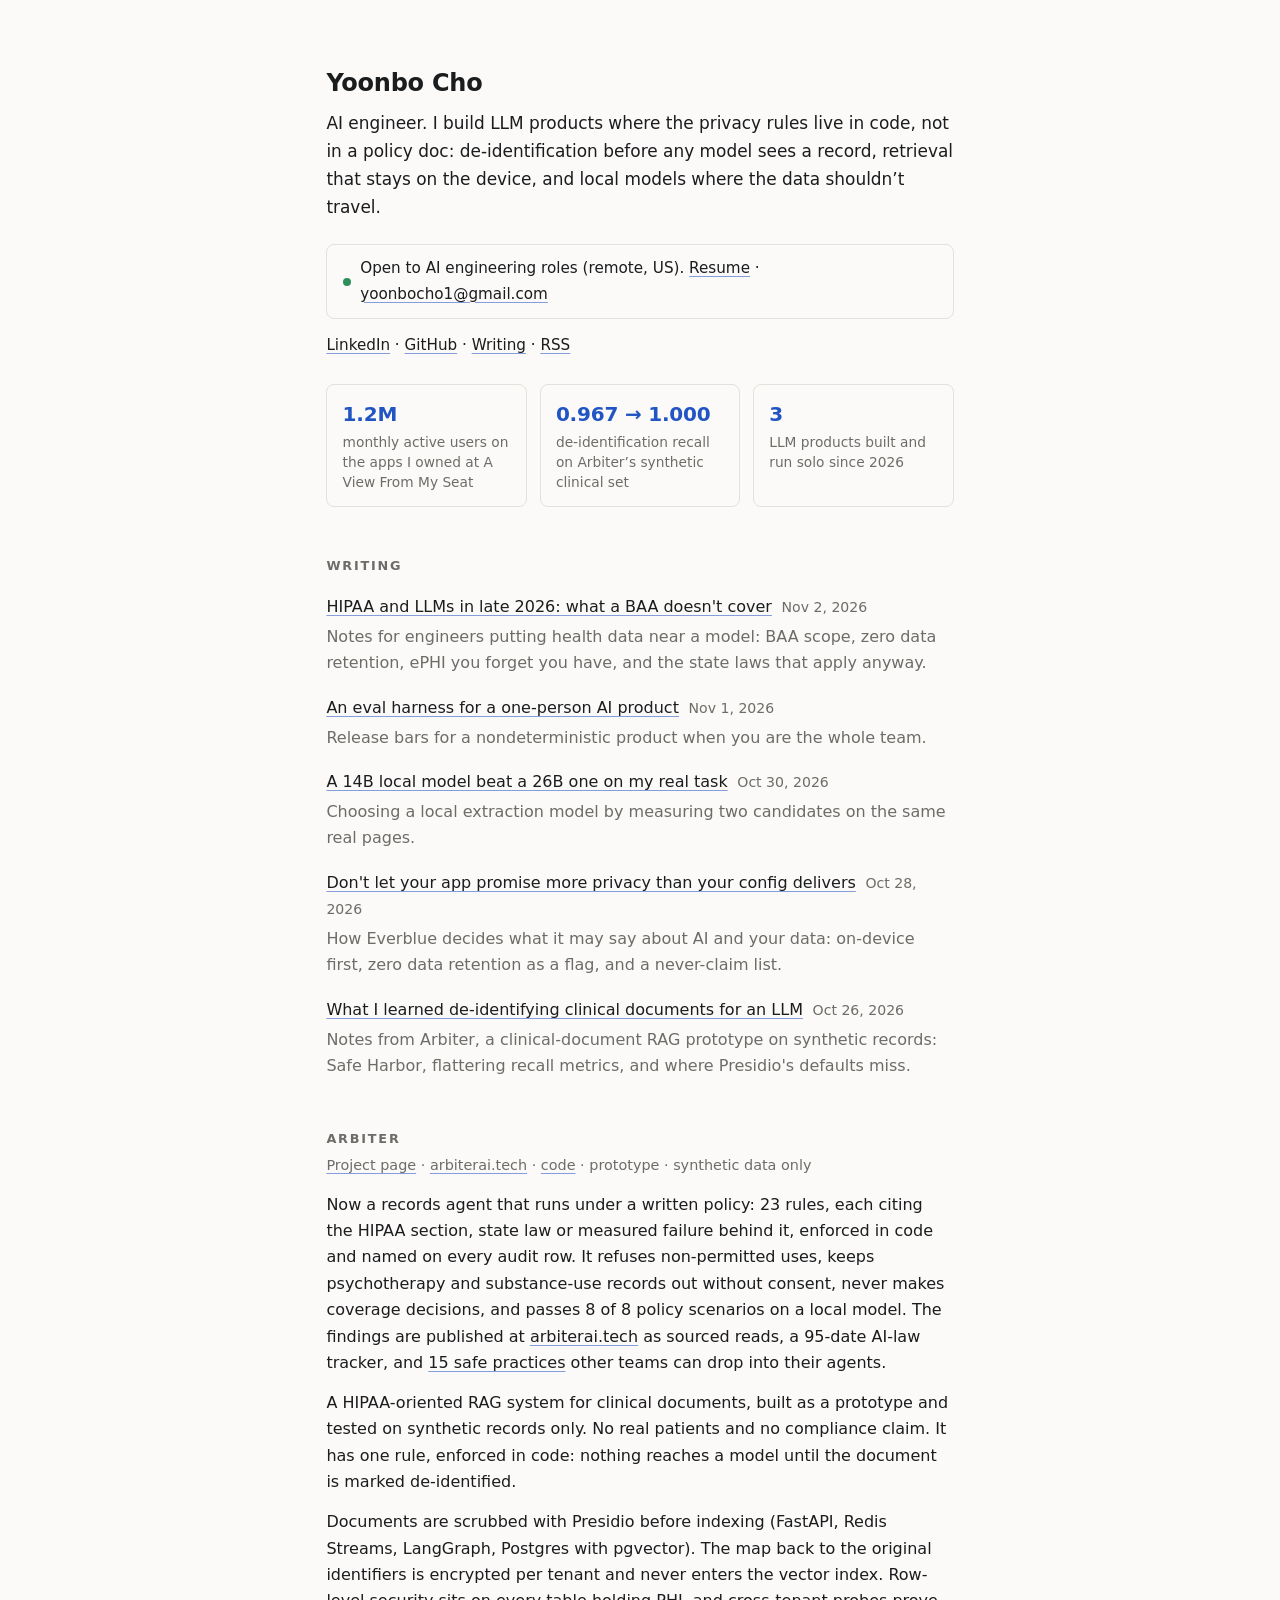
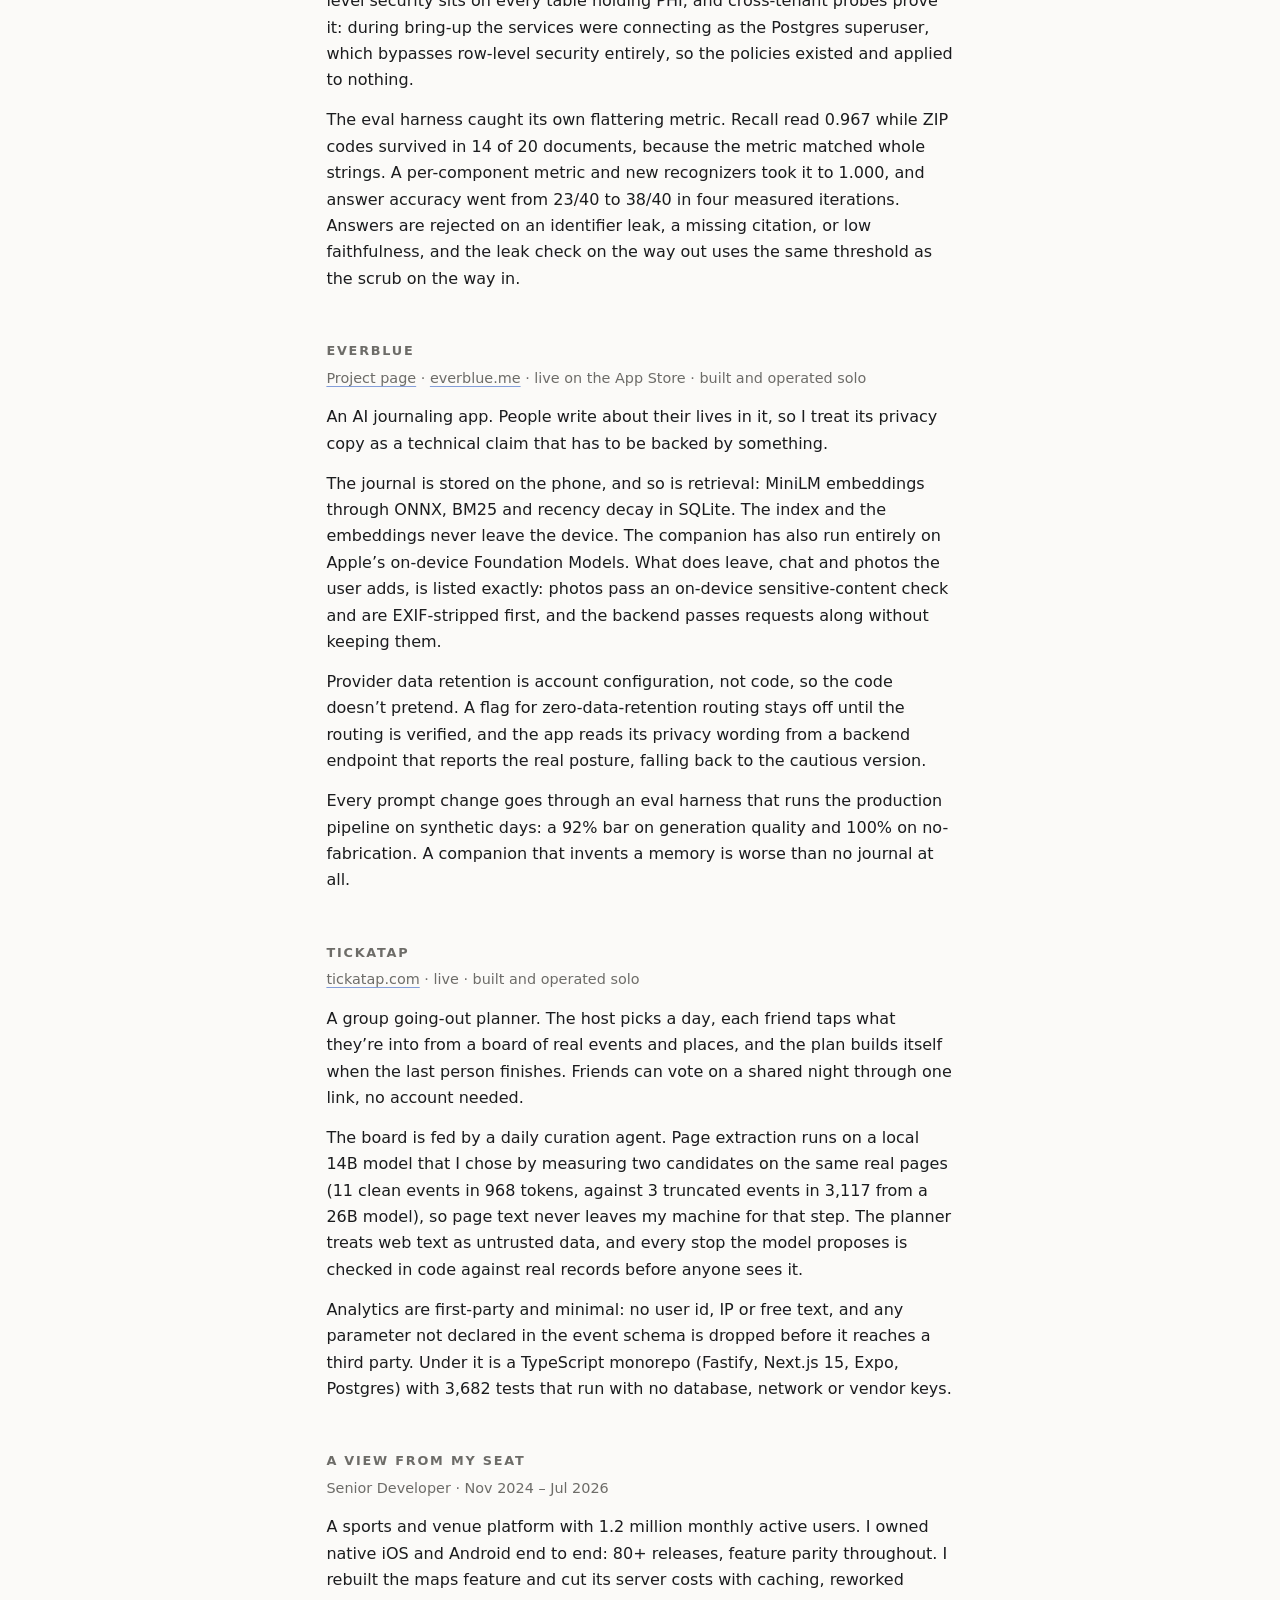
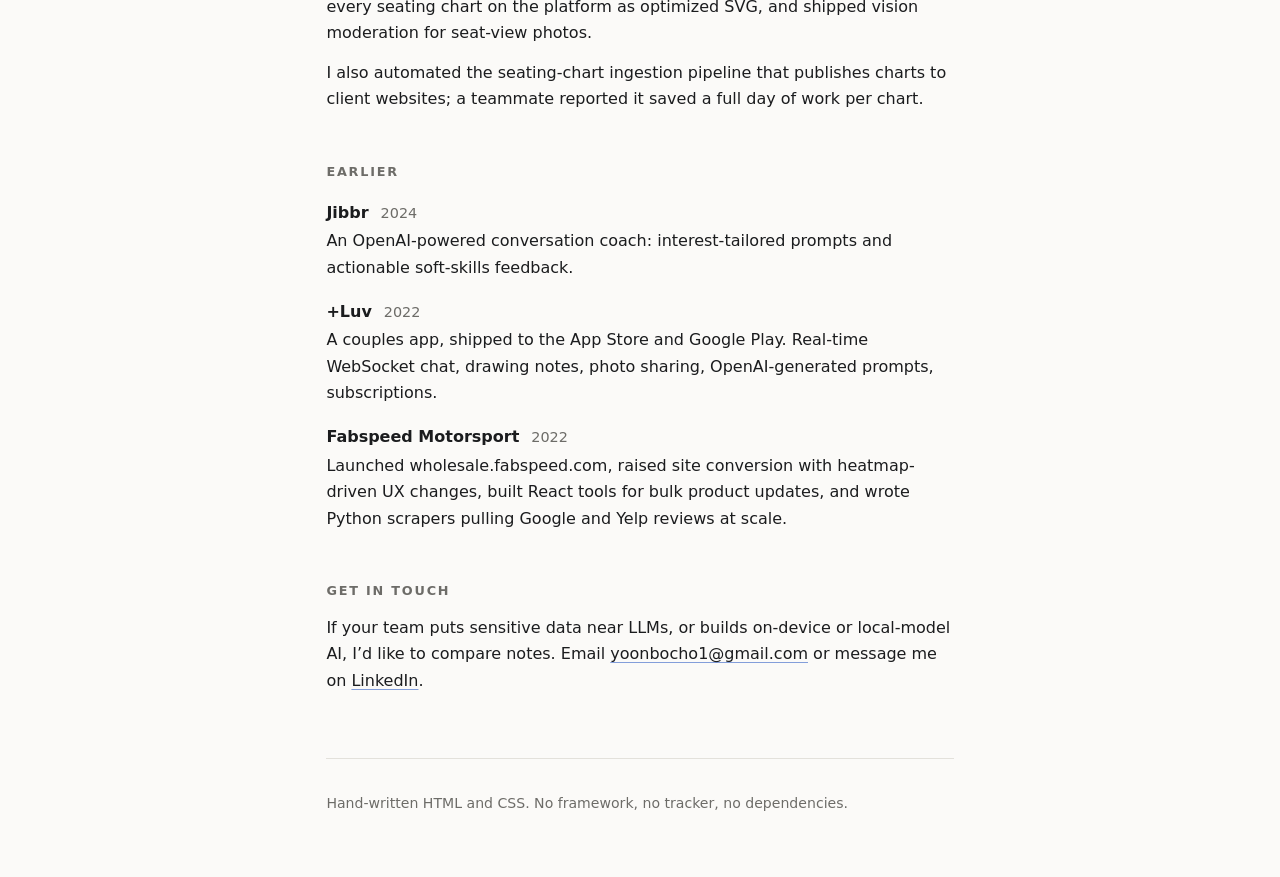
<file: index.html>
<!doctype html>
<html lang="en">
<head>
<meta charset="utf-8">
<meta name="viewport" content="width=device-width, initial-scale=1">
<title>Yoonbo Cho — AI engineer</title>
<meta name="description" content="AI engineer building privacy-first LLM systems: HIPAA-oriented de-identification, on-device retrieval, local models, and evals with real release bars.">
<meta property="og:title" content="Yoonbo Cho — AI engineer">
<meta property="og:description" content="Privacy-first LLM systems: de-identification, on-device retrieval, local models, evals.">
<meta property="og:type" content="website">
<link rel="canonical" href="https://yoonbocho.com/">
<meta property="og:url" content="https://yoonbocho.com/">
<link rel="alternate" type="application/rss+xml" title="Yoonbo Cho — writing" href="https://yoonbocho.com/rss.xml">
<link rel="icon" href="data:image/svg+xml,<svg xmlns='http://www.w3.org/2000/svg' viewBox='0 0 64 64'><rect width='64' height='64' rx='14' fill='%232255c4'/><text x='32' y='45' font-family='system-ui' font-size='38' font-weight='700' fill='white' text-anchor='middle'>Y</text></svg>">
<link rel="stylesheet" href="/styles.css">
</head>
<body>
<header>
  <h1>Yoonbo Cho</h1>
  <p class="intro">AI engineer. I build LLM products where the privacy rules live in code, not in a policy doc: de-identification before any model sees a record, retrieval that stays on the device, and local models where the data shouldn&rsquo;t travel.</p>
  <p class="status"><span class="dot" aria-hidden="true"></span><span>Open to AI engineering roles (remote, US). <a href="/Yoonbo_Cho_Resume.pdf">Resume</a> &middot; <a href="mailto:yoonbocho1@gmail.com">yoonbocho1@gmail.com</a></span></p>
  <p class="links"><a href="https://www.linkedin.com/in/yoonbo-cho-9780301b9/">LinkedIn</a> &middot; <a href="https://github.com/yoonbo1">GitHub</a> &middot; <a href="/writing/">Writing</a> &middot; <a href="/rss.xml">RSS</a></p>
  <ul class="facts">
    <li><strong>1.2M</strong><span>monthly active users on the apps I owned at A View From My Seat</span></li>
    <li><strong>0.967 &rarr; 1.000</strong><span>de-identification recall on Arbiter&rsquo;s synthetic clinical set</span></li>
    <li><strong>3</strong><span>LLM products built and run solo since 2026</span></li>
  </ul>
</header>
<main>
<section>
  <h2>Writing</h2>
  <ul class="posts">
<li><a href="/writing/hipaa-and-llms-what-a-baa-does-not-cover/">HIPAA and LLMs in late 2026: what a BAA doesn't cover</a><span class="post-meta">Nov 2, 2026</span>
<p>Notes for engineers putting health data near a model: BAA scope, zero data retention, ePHI you forget you have, and the state laws that apply anyway.</p></li>
<li><a href="/writing/an-eval-harness-for-a-one-person-ai-product/">An eval harness for a one-person AI product</a><span class="post-meta">Nov 1, 2026</span>
<p>Release bars for a nondeterministic product when you are the whole team.</p></li>
<li><a href="/writing/a-14b-local-model-beat-a-26b-one/">A 14B local model beat a 26B one on my real task</a><span class="post-meta">Oct 30, 2026</span>
<p>Choosing a local extraction model by measuring two candidates on the same real pages.</p></li>
<li><a href="/writing/privacy-copy-should-match-your-config/">Don't let your app promise more privacy than your config delivers</a><span class="post-meta">Oct 28, 2026</span>
<p>How Everblue decides what it may say about AI and your data: on-device first, zero data retention as a flag, and a never-claim list.</p></li>
<li><a href="/writing/deidentifying-clinical-documents-for-an-llm/">What I learned de-identifying clinical documents for an LLM</a><span class="post-meta">Oct 26, 2026</span>
<p>Notes from Arbiter, a clinical-document RAG prototype on synthetic records: Safe Harbor, flattering recall metrics, and where Presidio's defaults miss.</p></li>
  </ul>
</section>
<section>
  <h2>Arbiter</h2>
  <p class="meta"><a href="/arbiter/">Project page</a> &middot; <a href="https://www.arbiterai.tech">arbiterai.tech</a> &middot; <a href="https://github.com/yoonbo1/arbiterai">code</a> &middot; prototype &middot; synthetic data only</p>
  <p>Now a records agent that runs under a written policy: 23 rules, each citing the HIPAA
  section, state law or measured failure behind it, enforced in code and named on every audit
  row. It refuses non-permitted uses, keeps psychotherapy and substance-use records out without
  consent, never makes coverage decisions, and passes 8 of 8 policy scenarios on a local model.
  The findings are published at <a href="https://www.arbiterai.tech">arbiterai.tech</a> as
  sourced reads, a 95-date AI-law tracker, and <a href="https://www.arbiterai.tech/practices.html">15 safe
  practices</a> other teams can drop into their agents.</p>
  <p>A HIPAA-oriented RAG system for clinical documents, built as a prototype and tested on
  synthetic records only. No real patients and no compliance claim. It has one rule,
  enforced in code: nothing reaches a model until the document is marked de-identified.</p>
  <p>Documents are scrubbed with Presidio before indexing (FastAPI, Redis Streams, LangGraph,
  Postgres with pgvector). The map back to the original identifiers is encrypted per tenant
  and never enters the vector index. Row-level security sits on every table holding PHI, and
  cross-tenant probes prove it: during bring-up the services were connecting as the Postgres
  superuser, which bypasses row-level security entirely, so the policies existed and applied
  to nothing.</p>
  <p>The eval harness caught its own flattering metric. Recall read 0.967 while ZIP codes
  survived in 14 of 20 documents, because the metric matched whole strings. A per-component
  metric and new recognizers took it to 1.000, and answer accuracy went from 23/40 to 38/40
  in four measured iterations. Answers are rejected on an identifier leak, a missing
  citation, or low faithfulness, and the leak check on the way out uses the same threshold as
  the scrub on the way in.</p>
</section>
<section>
  <h2>Everblue</h2>
  <p class="meta"><a href="/everblue/">Project page</a> &middot; <a href="https://everblue.me">everblue.me</a> &middot; live on the App Store &middot; built and operated solo</p>
  <p>An AI journaling app. People write about their lives in it, so I treat its privacy copy
  as a technical claim that has to be backed by something.</p>
  <p>The journal is stored on the phone, and so is retrieval: MiniLM embeddings through ONNX,
  BM25 and recency decay in SQLite. The index and the embeddings never leave the device. The
  companion has also run entirely on Apple&rsquo;s on-device Foundation Models. What does
  leave, chat and photos the user adds, is listed exactly: photos pass an on-device
  sensitive-content check and are EXIF-stripped first, and the backend passes requests along
  without keeping them.</p>
  <p>Provider data retention is account configuration, not code, so the code doesn&rsquo;t
  pretend. A flag for zero-data-retention routing stays off until the routing is verified,
  and the app reads its privacy wording from a backend endpoint that reports the real
  posture, falling back to the cautious version.</p>
  <p>Every prompt change goes through an eval harness that runs the production pipeline on
  synthetic days: a 92% bar on generation quality and 100% on no-fabrication. A companion
  that invents a memory is worse than no journal at all.</p>
</section>
<section>
  <h2>tickatap</h2>
  <p class="meta"><a href="https://tickatap.com">tickatap.com</a> &middot; live &middot; built and operated solo</p>
  <p>A group going-out planner. The host picks a day, each friend taps what they&rsquo;re into
  from a board of real events and places, and the plan builds itself when the last person
  finishes. Friends can vote on a shared night through one link, no account needed.</p>
  <p>The board is fed by a daily curation agent. Page extraction runs on a local 14B model
  that I chose by measuring two candidates on the same real pages (11 clean events in 968
  tokens, against 3 truncated events in 3,117 from a 26B model), so page text never leaves my
  machine for that step. The planner treats web text as untrusted data, and every stop the
  model proposes is checked in code against real records before anyone sees it.</p>
  <p>Analytics are first-party and minimal: no user id, IP or free text, and any parameter
  not declared in the event schema is dropped before it reaches a third party. Under it is a
  TypeScript monorepo (Fastify, Next.js 15, Expo, Postgres) with 3,682 tests that run with no
  database, network or vendor keys.</p>
</section>
<section>
  <h2>A View From My Seat</h2>
  <p class="meta">Senior Developer &middot; Nov 2024 &ndash; Jul 2026</p>
  <p>A sports and venue platform with 1.2&nbsp;million monthly active users. I owned native iOS
  and Android end to end: 80+ releases, feature parity throughout. I rebuilt the maps feature
  and cut its server costs with caching, reworked every seating chart on the platform as
  optimized SVG, and shipped vision moderation for seat-view photos.</p>
  <p>I also automated the seating-chart ingestion pipeline that publishes charts to client
  websites; a teammate reported it saved a full day of work per chart.</p>
</section>
<section>
  <h2>Earlier</h2>
  <dl class="earlier">
    <dt>Jibbr <span class="when">2024</span></dt>
    <dd>An OpenAI-powered conversation coach: interest-tailored prompts and actionable
    soft-skills feedback.</dd>
    <dt>+Luv <span class="when">2022</span></dt>
    <dd>A couples app, shipped to the App Store and Google Play. Real-time WebSocket chat,
    drawing notes, photo sharing, OpenAI-generated prompts, subscriptions.</dd>
    <dt>Fabspeed Motorsport <span class="when">2022</span></dt>
    <dd>Launched wholesale.fabspeed.com, raised site conversion with heatmap-driven UX
    changes, built React tools for bulk product updates, and wrote Python scrapers pulling
    Google and Yelp reviews at scale.</dd>
  </dl>
</section>
<section>
  <h2>Get in touch</h2>
  <p>If your team puts sensitive data near LLMs, or builds on-device or local-model AI, I&rsquo;d
  like to compare notes. Email <a href="mailto:yoonbocho1@gmail.com">yoonbocho1@gmail.com</a>
  or message me on <a href="https://www.linkedin.com/in/yoonbo-cho-9780301b9/">LinkedIn</a>.</p>
</section>
</main>
<footer>
  <p>Hand-written HTML and CSS. No framework, no tracker, no dependencies.</p>
</footer>
</body>
</html>
</file>
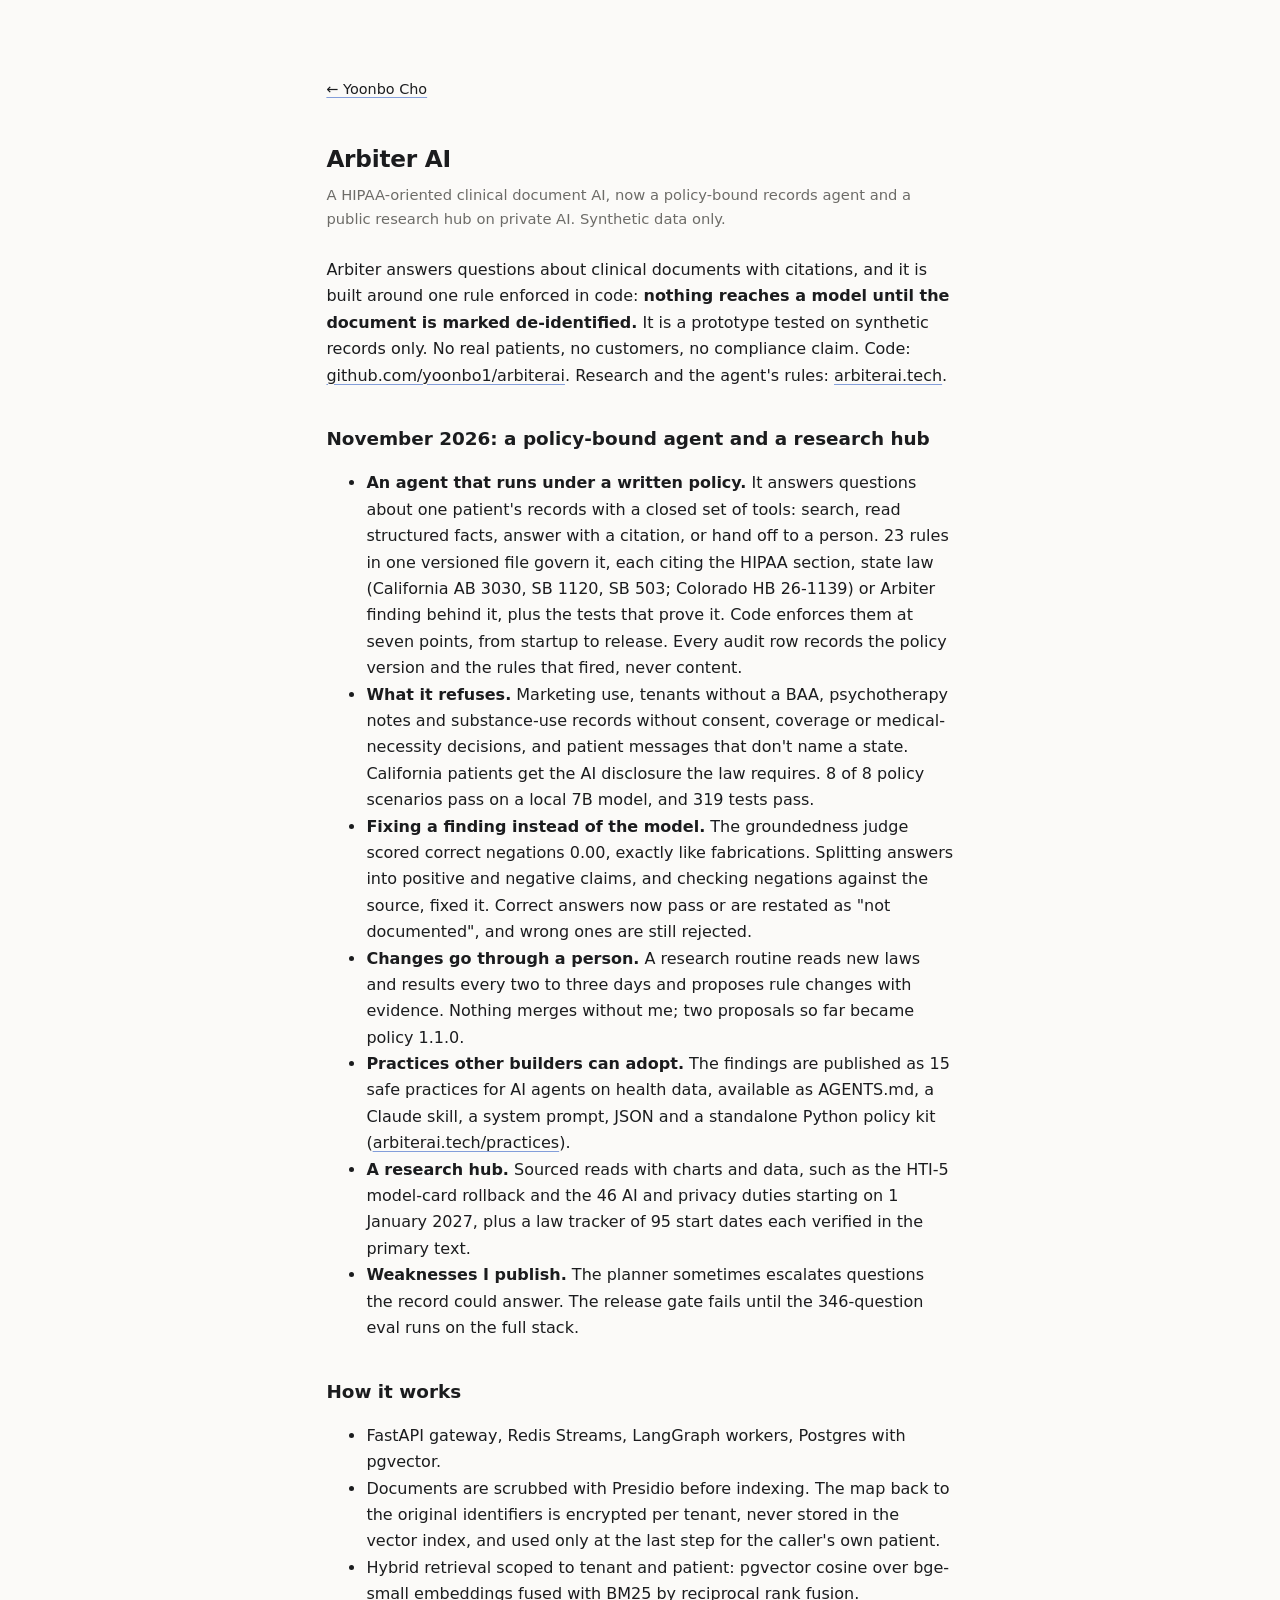
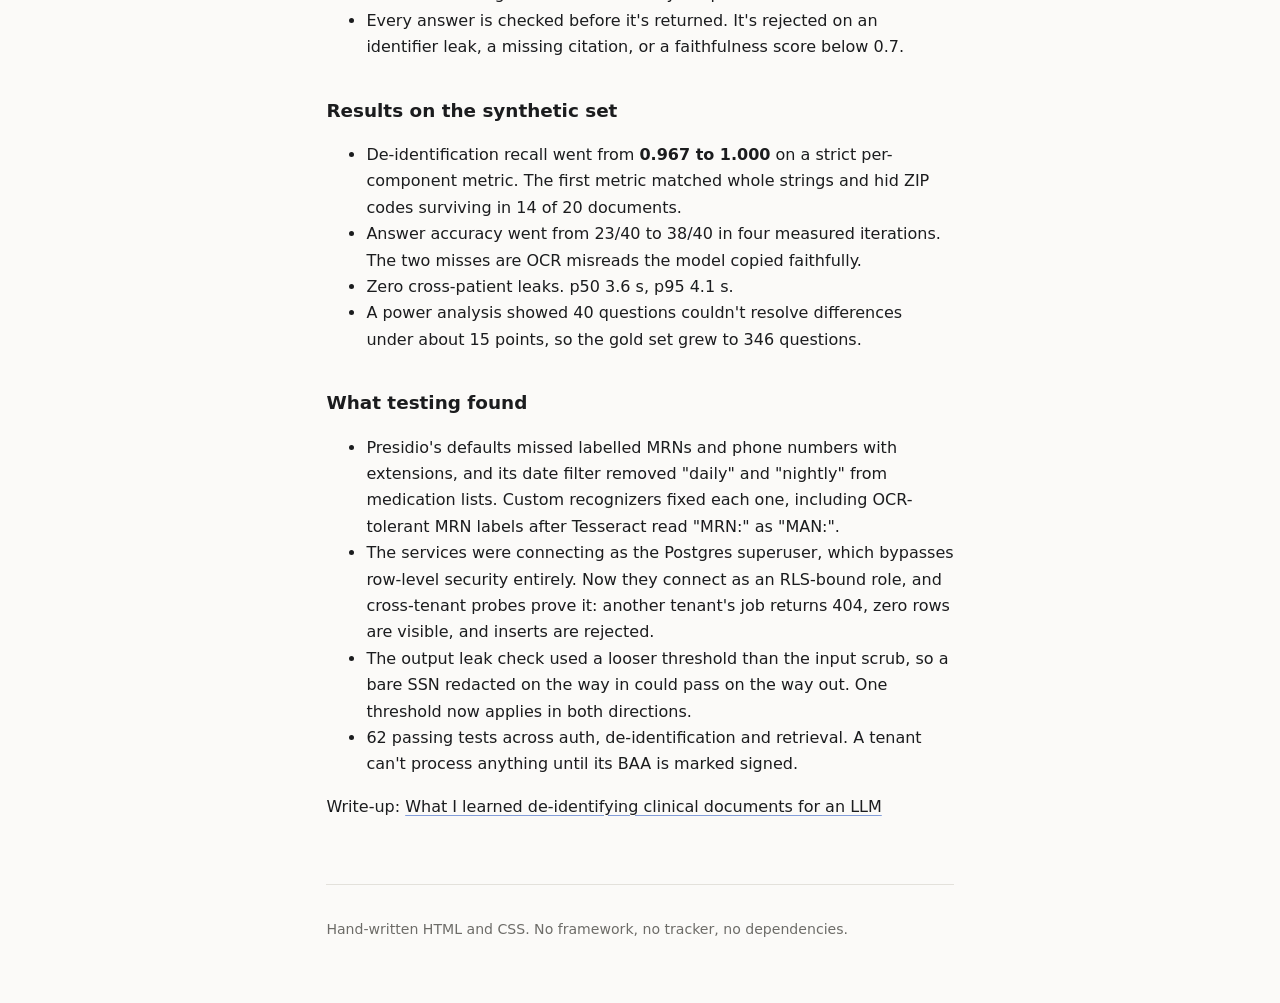
<file: arbiter/index.html>
<!doctype html>
<html lang="en">
<head>
<meta charset="utf-8">
<meta name="viewport" content="width=device-width, initial-scale=1">
<title>Arbiter AI — Yoonbo Cho</title>
<meta name="description" content="A HIPAA-oriented clinical document AI, now a policy-bound records agent and a public research hub on private AI. Synthetic data only.">
<meta property="og:title" content="Arbiter AI — Yoonbo Cho">
<meta property="og:description" content="A HIPAA-oriented clinical document AI, now a policy-bound records agent and a public research hub on private AI. Synthetic data only.">
<meta property="og:type" content="article">
<link rel="canonical" href="https://yoonbocho.com/arbiter/">
<meta property="og:url" content="https://yoonbocho.com/arbiter/">
<meta property="og:image" content="https://yoonbocho.com/og/arbiter.png">
<meta property="og:image:width" content="1200">
<meta property="og:image:height" content="627">
<meta name="twitter:card" content="summary_large_image">
<link rel="alternate" type="application/rss+xml" title="Yoonbo Cho — writing" href="https://yoonbocho.com/rss.xml">
<link rel="icon" href="data:image/svg+xml,<svg xmlns='http://www.w3.org/2000/svg' viewBox='0 0 64 64'><rect width='64' height='64' rx='14' fill='%232255c4'/><text x='32' y='45' font-family='system-ui' font-size='38' font-weight='700' fill='white' text-anchor='middle'>Y</text></svg>">
<link rel="stylesheet" href="/styles.css">
</head>
<body>
<p class="crumb"><a href="/">&larr; Yoonbo Cho</a></p>
<article>
<h1>Arbiter AI</h1>
<p class="post-meta">A HIPAA-oriented clinical document AI, now a policy-bound records agent and a public research hub on private AI. Synthetic data only.</p>
<p>Arbiter answers questions about clinical documents with citations, and it is built around one rule enforced in code: <strong>nothing reaches a model until the document is marked de-identified.</strong> It is a prototype tested on synthetic records only. No real patients, no customers, no compliance claim. Code: <a href="https://github.com/yoonbo1/arbiterai">github.com/yoonbo1/arbiterai</a>. Research and the agent's rules: <a href="https://www.arbiterai.tech">arbiterai.tech</a>.</p>
<h2>November 2026: a policy-bound agent and a research hub</h2>
<ul><li><strong>An agent that runs under a written policy.</strong> It answers questions about one patient's records with a closed set of tools: search, read structured facts, answer with a citation, or hand off to a person. 23 rules in one versioned file govern it, each citing the HIPAA section, state law (California AB 3030, SB 1120, SB 503; Colorado HB 26-1139) or Arbiter finding behind it, plus the tests that prove it. Code enforces them at seven points, from startup to release. Every audit row records the policy version and the rules that fired, never content.</li><li><strong>What it refuses.</strong> Marketing use, tenants without a BAA, psychotherapy notes and substance-use records without consent, coverage or medical-necessity decisions, and patient messages that don't name a state. California patients get the AI disclosure the law requires. 8 of 8 policy scenarios pass on a local 7B model, and 319 tests pass.</li><li><strong>Fixing a finding instead of the model.</strong> The groundedness judge scored correct negations 0.00, exactly like fabrications. Splitting answers into positive and negative claims, and checking negations against the source, fixed it. Correct answers now pass or are restated as "not documented", and wrong ones are still rejected.</li><li><strong>Changes go through a person.</strong> A research routine reads new laws and results every two to three days and proposes rule changes with evidence. Nothing merges without me; two proposals so far became policy 1.1.0.</li><li><strong>Practices other builders can adopt.</strong> The findings are published as 15 safe practices for AI agents on health data, available as AGENTS.md, a Claude skill, a system prompt, JSON and a standalone Python policy kit (<a href="https://www.arbiterai.tech/practices.html">arbiterai.tech/practices</a>).</li><li><strong>A research hub.</strong> Sourced reads with charts and data, such as the HTI-5 model-card rollback and the 46 AI and privacy duties starting on 1 January 2027, plus a law tracker of 95 start dates each verified in the primary text.</li><li><strong>Weaknesses I publish.</strong> The planner sometimes escalates questions the record could answer. The release gate fails until the 346-question eval runs on the full stack.</li></ul>
<h2>How it works</h2>
<ul><li>FastAPI gateway, Redis Streams, LangGraph workers, Postgres with pgvector.</li><li>Documents are scrubbed with Presidio before indexing. The map back to the original identifiers is encrypted per tenant, never stored in the vector index, and used only at the last step for the caller's own patient.</li><li>Hybrid retrieval scoped to tenant and patient: pgvector cosine over bge-small embeddings fused with BM25 by reciprocal rank fusion.</li><li>Every answer is checked before it's returned. It's rejected on an identifier leak, a missing citation, or a faithfulness score below 0.7.</li></ul>
<h2>Results on the synthetic set</h2>
<ul><li>De-identification recall went from <strong>0.967 to 1.000</strong> on a strict per-component metric. The first metric matched whole strings and hid ZIP codes surviving in 14 of 20 documents.</li><li>Answer accuracy went from 23/40 to 38/40 in four measured iterations. The two misses are OCR misreads the model copied faithfully.</li><li>Zero cross-patient leaks. p50 3.6 s, p95 4.1 s.</li><li>A power analysis showed 40 questions couldn't resolve differences under about 15 points, so the gold set grew to 346 questions.</li></ul>
<h2>What testing found</h2>
<ul><li>Presidio's defaults missed labelled MRNs and phone numbers with extensions, and its date filter removed "daily" and "nightly" from medication lists. Custom recognizers fixed each one, including OCR-tolerant MRN labels after Tesseract read "MRN:" as "MAN:".</li><li>The services were connecting as the Postgres superuser, which bypasses row-level security entirely. Now they connect as an RLS-bound role, and cross-tenant probes prove it: another tenant's job returns 404, zero rows are visible, and inserts are rejected.</li><li>The output leak check used a looser threshold than the input scrub, so a bare SSN redacted on the way in could pass on the way out. One threshold now applies in both directions.</li><li>62 passing tests across auth, de-identification and retrieval. A tenant can't process anything until its BAA is marked signed.</li></ul>
<p>Write-up: <a href="/writing/deidentifying-clinical-documents-for-an-llm/">What I learned de-identifying clinical documents for an LLM</a></p>
</article>
<footer>
  <p>Hand-written HTML and CSS. No framework, no tracker, no dependencies.</p>
</footer>
</body>
</html>
</file>
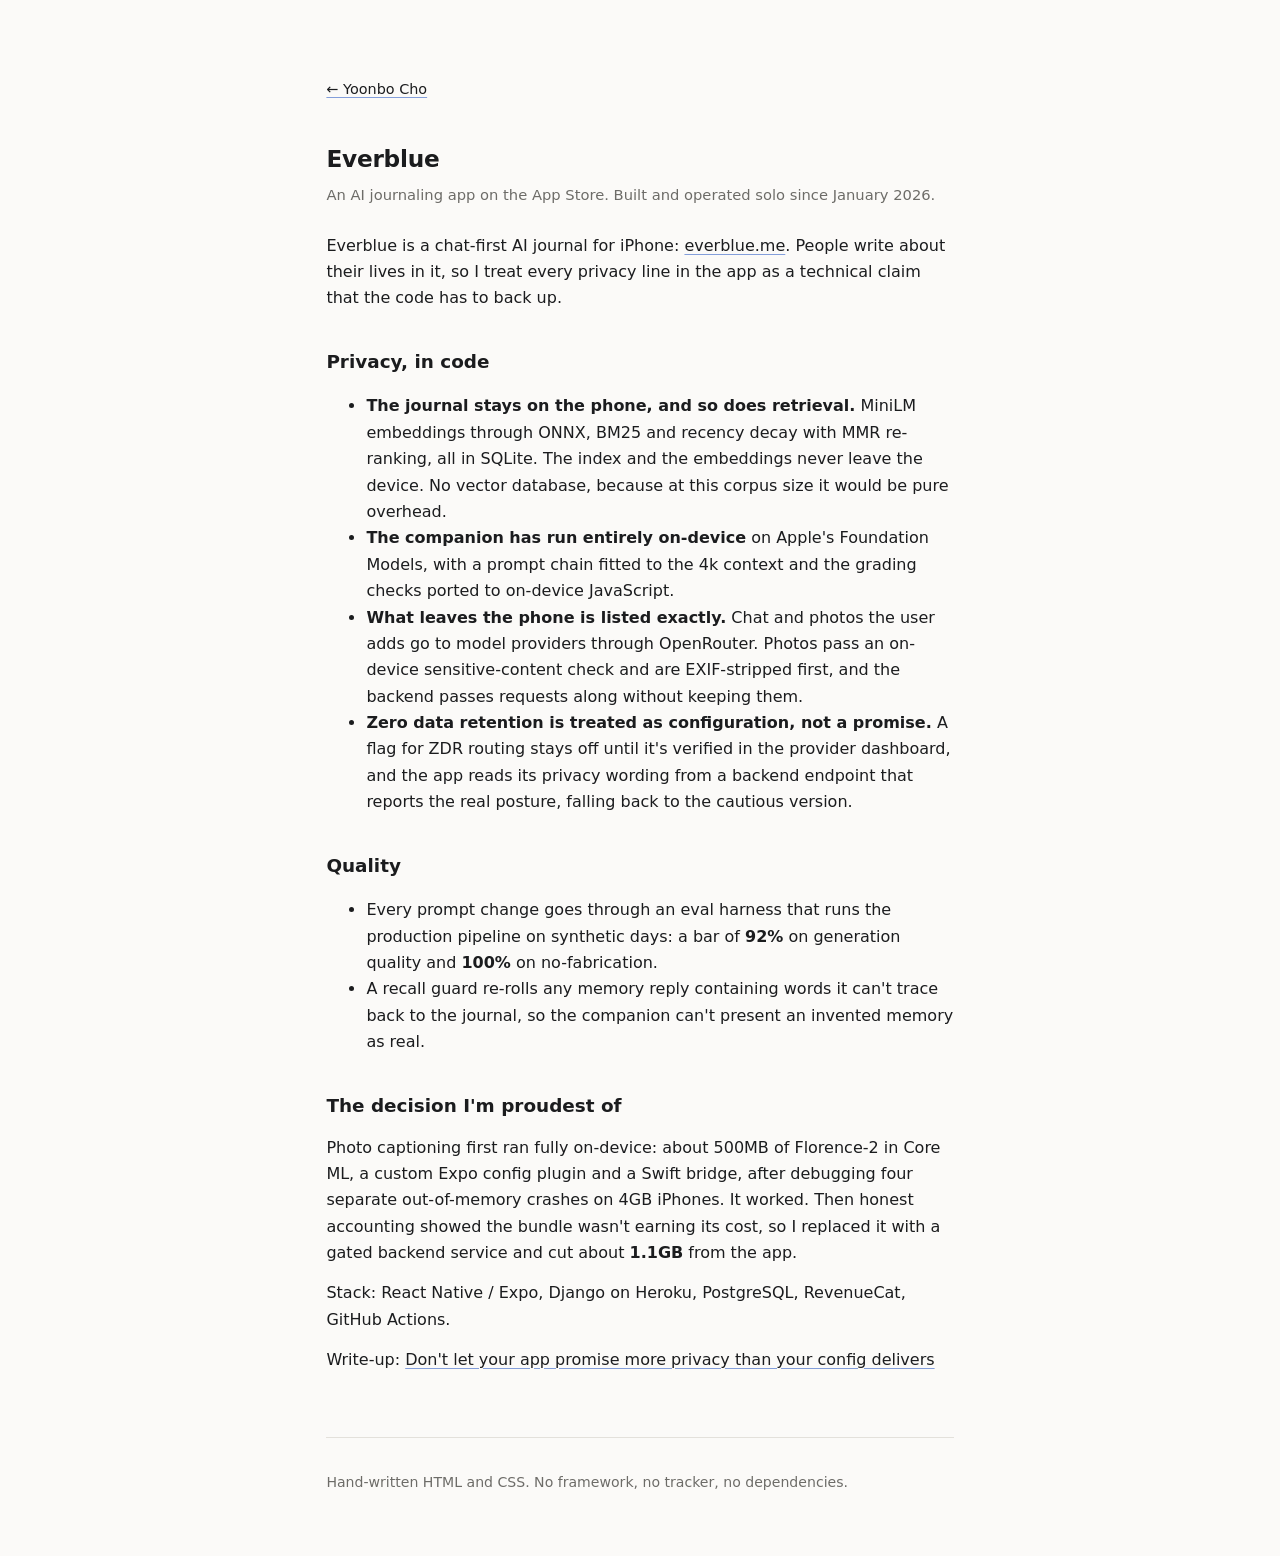
<file: everblue/index.html>
<!doctype html>
<html lang="en">
<head>
<meta charset="utf-8">
<meta name="viewport" content="width=device-width, initial-scale=1">
<title>Everblue — Yoonbo Cho</title>
<meta name="description" content="An AI journaling app on the App Store. Built and operated solo since January 2026.">
<meta property="og:title" content="Everblue — Yoonbo Cho">
<meta property="og:description" content="An AI journaling app on the App Store. Built and operated solo since January 2026.">
<meta property="og:type" content="article">
<link rel="canonical" href="https://yoonbocho.com/everblue/">
<meta property="og:url" content="https://yoonbocho.com/everblue/">
<meta property="og:image" content="https://yoonbocho.com/og/everblue.png">
<meta property="og:image:width" content="1200">
<meta property="og:image:height" content="627">
<meta name="twitter:card" content="summary_large_image">
<link rel="alternate" type="application/rss+xml" title="Yoonbo Cho — writing" href="https://yoonbocho.com/rss.xml">
<link rel="icon" href="data:image/svg+xml,<svg xmlns='http://www.w3.org/2000/svg' viewBox='0 0 64 64'><rect width='64' height='64' rx='14' fill='%232255c4'/><text x='32' y='45' font-family='system-ui' font-size='38' font-weight='700' fill='white' text-anchor='middle'>Y</text></svg>">
<link rel="stylesheet" href="/styles.css">
</head>
<body>
<p class="crumb"><a href="/">&larr; Yoonbo Cho</a></p>
<article>
<h1>Everblue</h1>
<p class="post-meta">An AI journaling app on the App Store. Built and operated solo since January 2026.</p>
<p>Everblue is a chat-first AI journal for iPhone: <a href="https://everblue.me">everblue.me</a>. People write about their lives in it, so I treat every privacy line in the app as a technical claim that the code has to back up.</p>
<h2>Privacy, in code</h2>
<ul><li><strong>The journal stays on the phone, and so does retrieval.</strong> MiniLM embeddings through ONNX, BM25 and recency decay with MMR re-ranking, all in SQLite. The index and the embeddings never leave the device. No vector database, because at this corpus size it would be pure overhead.</li><li><strong>The companion has run entirely on-device</strong> on Apple's Foundation Models, with a prompt chain fitted to the 4k context and the grading checks ported to on-device JavaScript.</li><li><strong>What leaves the phone is listed exactly.</strong> Chat and photos the user adds go to model providers through OpenRouter. Photos pass an on-device sensitive-content check and are EXIF-stripped first, and the backend passes requests along without keeping them.</li><li><strong>Zero data retention is treated as configuration, not a promise.</strong> A flag for ZDR routing stays off until it's verified in the provider dashboard, and the app reads its privacy wording from a backend endpoint that reports the real posture, falling back to the cautious version.</li></ul>
<h2>Quality</h2>
<ul><li>Every prompt change goes through an eval harness that runs the production pipeline on synthetic days: a bar of <strong>92%</strong> on generation quality and <strong>100%</strong> on no-fabrication.</li><li>A recall guard re-rolls any memory reply containing words it can't trace back to the journal, so the companion can't present an invented memory as real.</li></ul>
<h2>The decision I'm proudest of</h2>
<p>Photo captioning first ran fully on-device: about 500MB of Florence-2 in Core ML, a custom Expo config plugin and a Swift bridge, after debugging four separate out-of-memory crashes on 4GB iPhones. It worked. Then honest accounting showed the bundle wasn't earning its cost, so I replaced it with a gated backend service and cut about <strong>1.1GB</strong> from the app.</p>
<p>Stack: React Native / Expo, Django on Heroku, PostgreSQL, RevenueCat, GitHub Actions.</p>
<p>Write-up: <a href="/writing/privacy-copy-should-match-your-config/">Don't let your app promise more privacy than your config delivers</a></p>
</article>
<footer>
  <p>Hand-written HTML and CSS. No framework, no tracker, no dependencies.</p>
</footer>
</body>
</html>
</file>
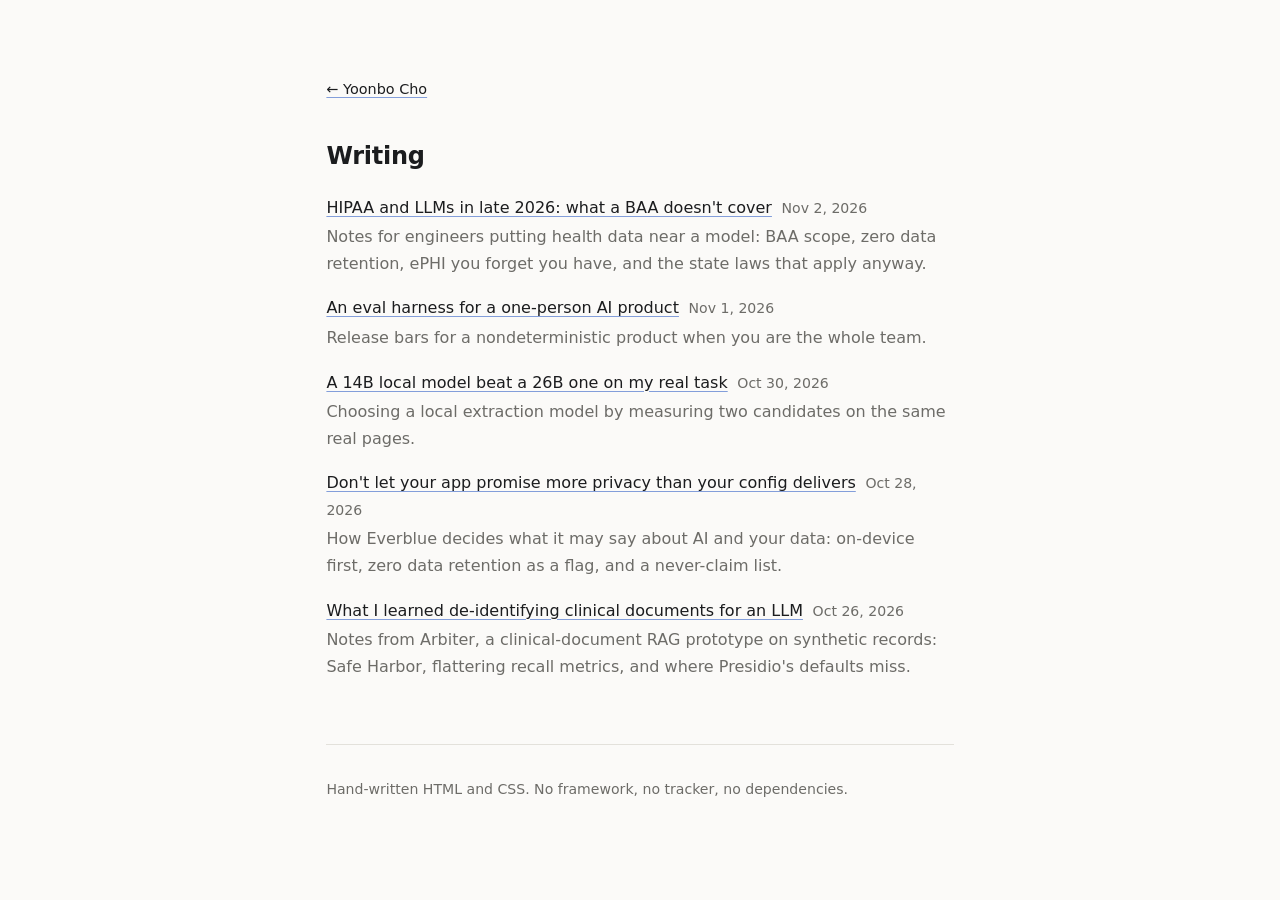
<file: writing/index.html>
<!doctype html>
<html lang="en">
<head>
<meta charset="utf-8">
<meta name="viewport" content="width=device-width, initial-scale=1">
<title>Writing — Yoonbo Cho</title>
<meta name="description" content="Native mobile apps and applied LLM systems.">
<meta property="og:title" content="Writing — Yoonbo Cho">
<meta property="og:description" content="Native mobile apps and applied LLM systems.">
<meta property="og:type" content="article">
<link rel="canonical" href="https://yoonbocho.com/writing/">
<meta property="og:url" content="https://yoonbocho.com/writing/">
<link rel="alternate" type="application/rss+xml" title="Yoonbo Cho — writing" href="https://yoonbocho.com/rss.xml">
<link rel="icon" href="data:image/svg+xml,<svg xmlns='http://www.w3.org/2000/svg' viewBox='0 0 64 64'><rect width='64' height='64' rx='14' fill='%232255c4'/><text x='32' y='45' font-family='system-ui' font-size='38' font-weight='700' fill='white' text-anchor='middle'>Y</text></svg>">
<link rel="stylesheet" href="/styles.css">
</head>
<body>
<p class="crumb"><a href="/">&larr; Yoonbo Cho</a></p>
<h1>Writing</h1>
<ul class="posts">
<li><a href="/writing/hipaa-and-llms-what-a-baa-does-not-cover/">HIPAA and LLMs in late 2026: what a BAA doesn't cover</a><span class="post-meta">Nov 2, 2026</span>
<p>Notes for engineers putting health data near a model: BAA scope, zero data retention, ePHI you forget you have, and the state laws that apply anyway.</p></li>
<li><a href="/writing/an-eval-harness-for-a-one-person-ai-product/">An eval harness for a one-person AI product</a><span class="post-meta">Nov 1, 2026</span>
<p>Release bars for a nondeterministic product when you are the whole team.</p></li>
<li><a href="/writing/a-14b-local-model-beat-a-26b-one/">A 14B local model beat a 26B one on my real task</a><span class="post-meta">Oct 30, 2026</span>
<p>Choosing a local extraction model by measuring two candidates on the same real pages.</p></li>
<li><a href="/writing/privacy-copy-should-match-your-config/">Don't let your app promise more privacy than your config delivers</a><span class="post-meta">Oct 28, 2026</span>
<p>How Everblue decides what it may say about AI and your data: on-device first, zero data retention as a flag, and a never-claim list.</p></li>
<li><a href="/writing/deidentifying-clinical-documents-for-an-llm/">What I learned de-identifying clinical documents for an LLM</a><span class="post-meta">Oct 26, 2026</span>
<p>Notes from Arbiter, a clinical-document RAG prototype on synthetic records: Safe Harbor, flattering recall metrics, and where Presidio's defaults miss.</p></li>
</ul>
<footer>
  <p>Hand-written HTML and CSS. No framework, no tracker, no dependencies.</p>
</footer>
</body>
</html>
</file>
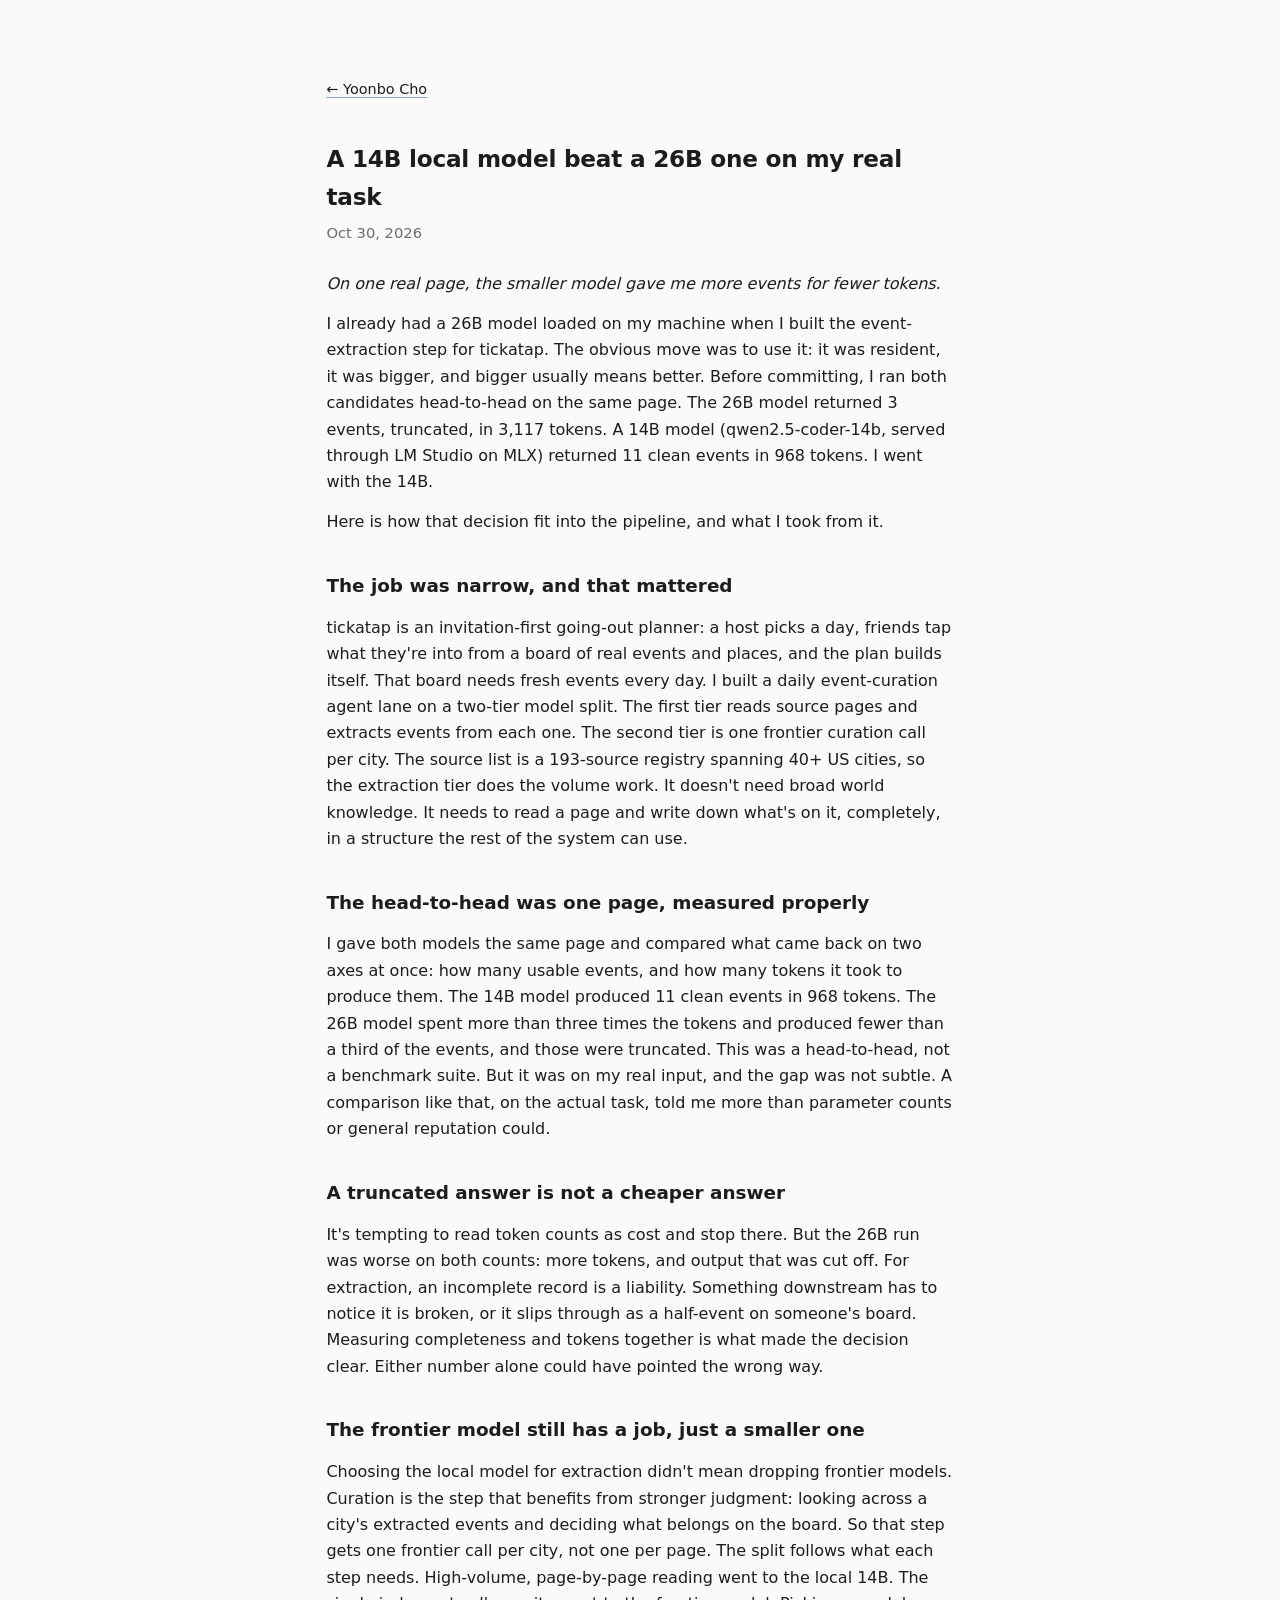
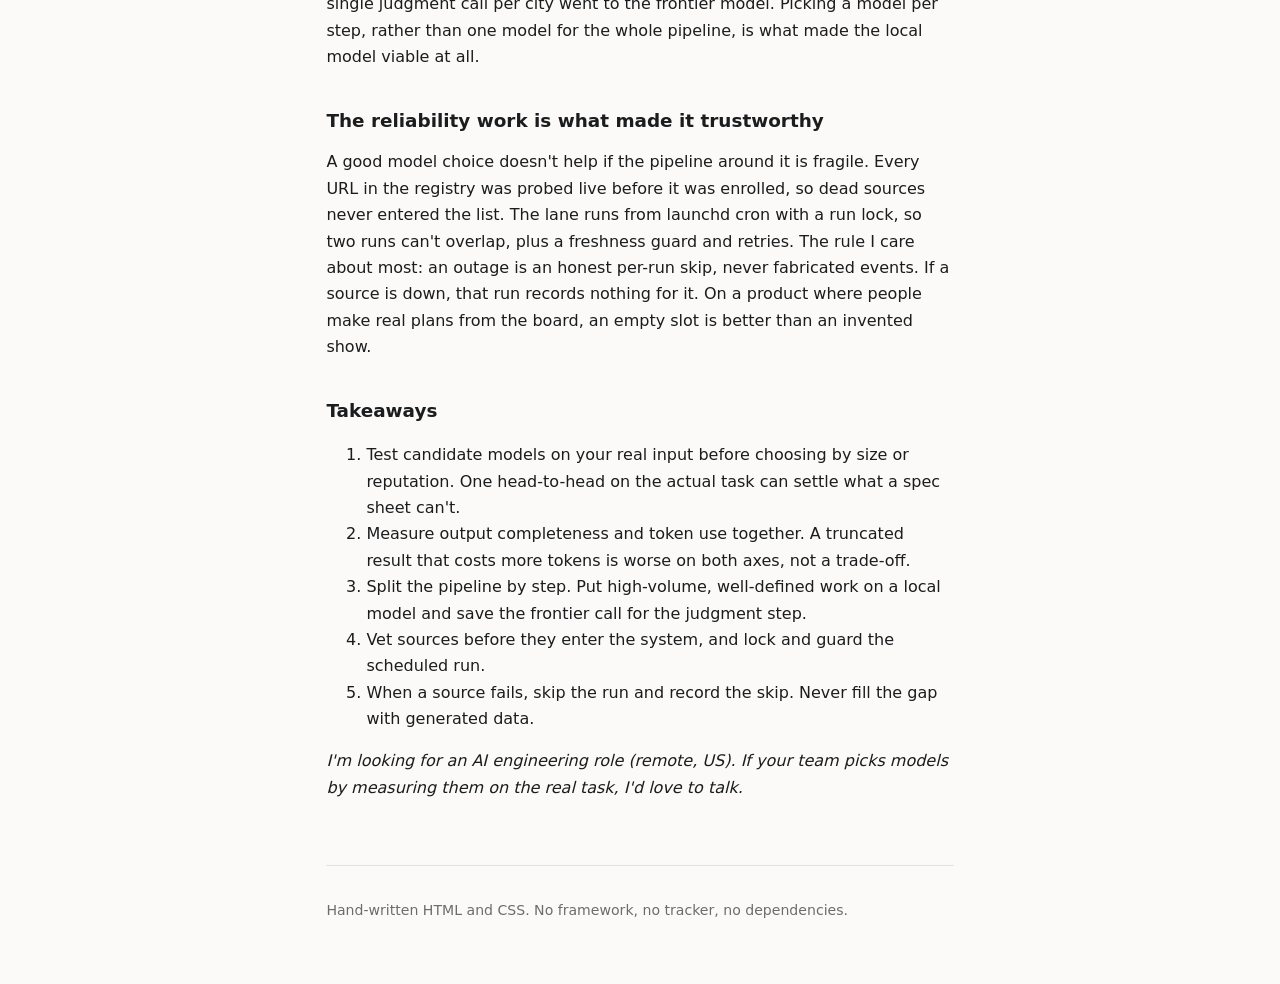
<file: writing/a-14b-local-model-beat-a-26b-one/index.html>
<!doctype html>
<html lang="en">
<head>
<meta charset="utf-8">
<meta name="viewport" content="width=device-width, initial-scale=1">
<title>A 14B local model beat a 26B one on my real task — Yoonbo Cho</title>
<meta name="description" content="Choosing a local extraction model by measuring two candidates on the same real pages.">
<meta property="og:title" content="A 14B local model beat a 26B one on my real task — Yoonbo Cho">
<meta property="og:description" content="Choosing a local extraction model by measuring two candidates on the same real pages.">
<meta property="og:type" content="article">
<link rel="canonical" href="https://yoonbocho.com/writing/a-14b-local-model-beat-a-26b-one/">
<meta property="og:url" content="https://yoonbocho.com/writing/a-14b-local-model-beat-a-26b-one/">
<link rel="alternate" type="application/rss+xml" title="Yoonbo Cho — writing" href="https://yoonbocho.com/rss.xml">
<link rel="icon" href="data:image/svg+xml,<svg xmlns='http://www.w3.org/2000/svg' viewBox='0 0 64 64'><rect width='64' height='64' rx='14' fill='%232255c4'/><text x='32' y='45' font-family='system-ui' font-size='38' font-weight='700' fill='white' text-anchor='middle'>Y</text></svg>">
<link rel="stylesheet" href="/styles.css">
</head>
<body>
<p class="crumb"><a href="/">&larr; Yoonbo Cho</a></p>
<article>
<h1>A 14B local model beat a 26B one on my real task</h1>
<p class="post-meta">Oct 30, 2026</p>
<p><em>On one real page, the smaller model gave me more events for fewer tokens.</em></p>
<p>I already had a 26B model loaded on my machine when I built the event-extraction step for tickatap. The obvious move was to use it: it was resident, it was bigger, and bigger usually means better. Before committing, I ran both candidates head-to-head on the same page. The 26B model returned 3 events, truncated, in 3,117 tokens. A 14B model (qwen2.5-coder-14b, served through LM Studio on MLX) returned 11 clean events in 968 tokens. I went with the 14B.</p>
<p>Here is how that decision fit into the pipeline, and what I took from it.</p>
<h2>The job was narrow, and that mattered</h2>
<p>tickatap is an invitation-first going-out planner: a host picks a day, friends tap what they're into from a board of real events and places, and the plan builds itself. That board needs fresh events every day. I built a daily event-curation agent lane on a two-tier model split. The first tier reads source pages and extracts events from each one. The second tier is one frontier curation call per city. The source list is a 193-source registry spanning 40+ US cities, so the extraction tier does the volume work. It doesn't need broad world knowledge. It needs to read a page and write down what's on it, completely, in a structure the rest of the system can use.</p>
<h2>The head-to-head was one page, measured properly</h2>
<p>I gave both models the same page and compared what came back on two axes at once: how many usable events, and how many tokens it took to produce them. The 14B model produced 11 clean events in 968 tokens. The 26B model spent more than three times the tokens and produced fewer than a third of the events, and those were truncated. This was a head-to-head, not a benchmark suite. But it was on my real input, and the gap was not subtle. A comparison like that, on the actual task, told me more than parameter counts or general reputation could.</p>
<h2>A truncated answer is not a cheaper answer</h2>
<p>It's tempting to read token counts as cost and stop there. But the 26B run was worse on both counts: more tokens, and output that was cut off. For extraction, an incomplete record is a liability. Something downstream has to notice it is broken, or it slips through as a half-event on someone's board. Measuring completeness and tokens together is what made the decision clear. Either number alone could have pointed the wrong way.</p>
<h2>The frontier model still has a job, just a smaller one</h2>
<p>Choosing the local model for extraction didn't mean dropping frontier models. Curation is the step that benefits from stronger judgment: looking across a city's extracted events and deciding what belongs on the board. So that step gets one frontier call per city, not one per page. The split follows what each step needs. High-volume, page-by-page reading went to the local 14B. The single judgment call per city went to the frontier model. Picking a model per step, rather than one model for the whole pipeline, is what made the local model viable at all.</p>
<h2>The reliability work is what made it trustworthy</h2>
<p>A good model choice doesn't help if the pipeline around it is fragile. Every URL in the registry was probed live before it was enrolled, so dead sources never entered the list. The lane runs from launchd cron with a run lock, so two runs can't overlap, plus a freshness guard and retries. The rule I care about most: an outage is an honest per-run skip, never fabricated events. If a source is down, that run records nothing for it. On a product where people make real plans from the board, an empty slot is better than an invented show.</p>
<h2>Takeaways</h2>
<ol><li>Test candidate models on your real input before choosing by size or reputation. One head-to-head on the actual task can settle what a spec sheet can't.</li><li>Measure output completeness and token use together. A truncated result that costs more tokens is worse on both axes, not a trade-off.</li><li>Split the pipeline by step. Put high-volume, well-defined work on a local model and save the frontier call for the judgment step.</li><li>Vet sources before they enter the system, and lock and guard the scheduled run.</li><li>When a source fails, skip the run and record the skip. Never fill the gap with generated data.</li></ol>
<p><em>I'm looking for an AI engineering role (remote, US). If your team picks models by measuring them on the real task, I'd love to talk.</em></p>
</article>
<footer>
  <p>Hand-written HTML and CSS. No framework, no tracker, no dependencies.</p>
</footer>
</body>
</html>
</file>
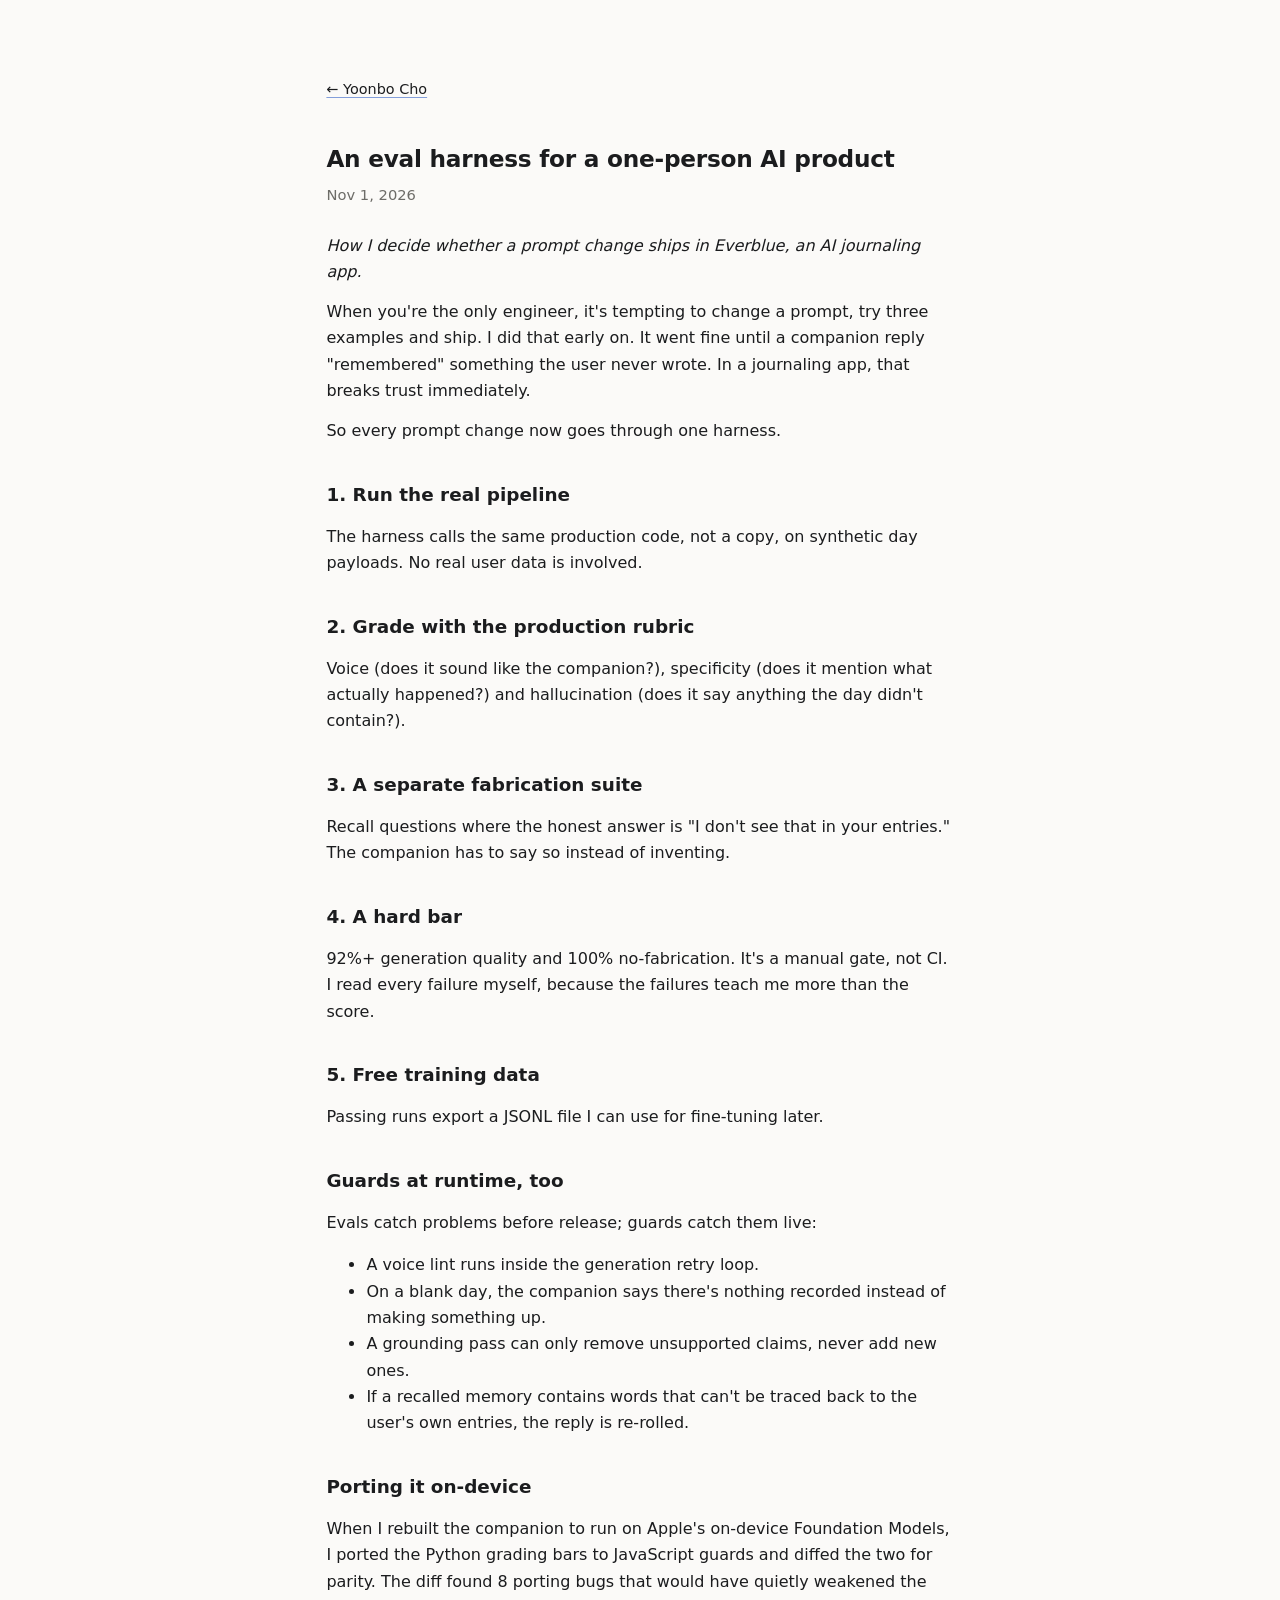
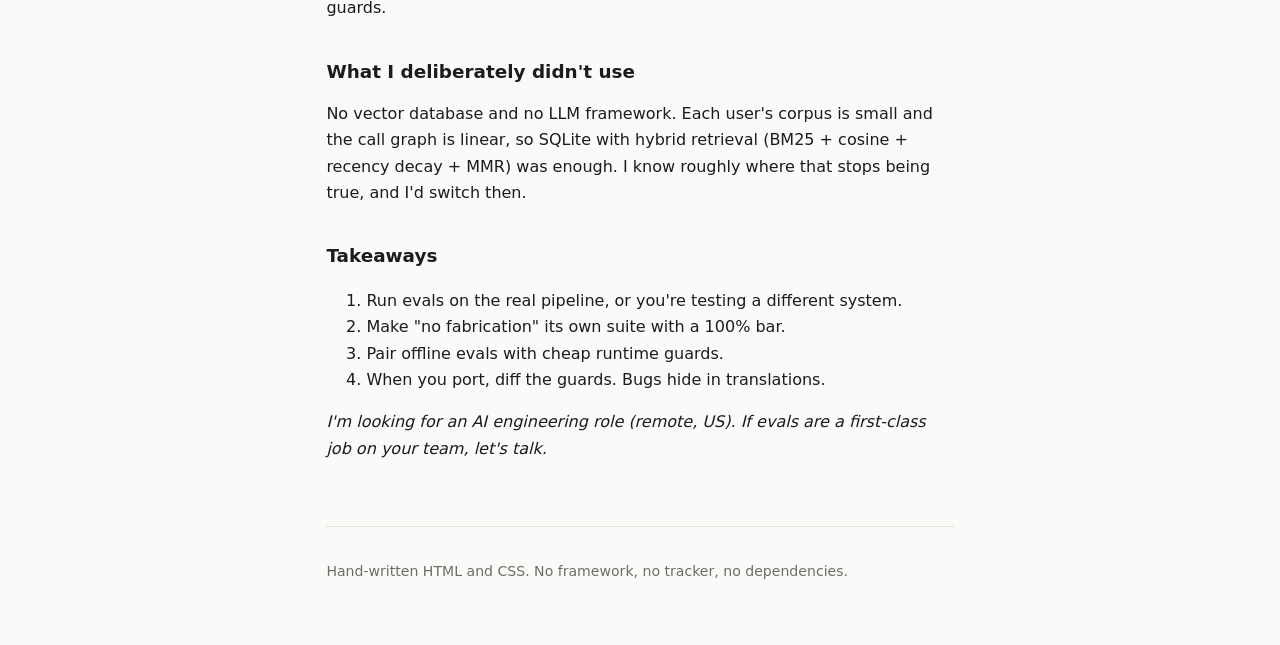
<file: writing/an-eval-harness-for-a-one-person-ai-product/index.html>
<!doctype html>
<html lang="en">
<head>
<meta charset="utf-8">
<meta name="viewport" content="width=device-width, initial-scale=1">
<title>An eval harness for a one-person AI product — Yoonbo Cho</title>
<meta name="description" content="Release bars for a nondeterministic product when you are the whole team.">
<meta property="og:title" content="An eval harness for a one-person AI product — Yoonbo Cho">
<meta property="og:description" content="Release bars for a nondeterministic product when you are the whole team.">
<meta property="og:type" content="article">
<link rel="canonical" href="https://yoonbocho.com/writing/an-eval-harness-for-a-one-person-ai-product/">
<meta property="og:url" content="https://yoonbocho.com/writing/an-eval-harness-for-a-one-person-ai-product/">
<link rel="alternate" type="application/rss+xml" title="Yoonbo Cho — writing" href="https://yoonbocho.com/rss.xml">
<link rel="icon" href="data:image/svg+xml,<svg xmlns='http://www.w3.org/2000/svg' viewBox='0 0 64 64'><rect width='64' height='64' rx='14' fill='%232255c4'/><text x='32' y='45' font-family='system-ui' font-size='38' font-weight='700' fill='white' text-anchor='middle'>Y</text></svg>">
<link rel="stylesheet" href="/styles.css">
</head>
<body>
<p class="crumb"><a href="/">&larr; Yoonbo Cho</a></p>
<article>
<h1>An eval harness for a one-person AI product</h1>
<p class="post-meta">Nov 1, 2026</p>
<p><em>How I decide whether a prompt change ships in Everblue, an AI journaling app.</em></p>
<p>When you're the only engineer, it's tempting to change a prompt, try three examples and ship. I did that early on. It went fine until a companion reply "remembered" something the user never wrote. In a journaling app, that breaks trust immediately.</p>
<p>So every prompt change now goes through one harness.</p>
<h2>1. Run the real pipeline</h2>
<p>The harness calls the same production code, not a copy, on synthetic day payloads. No real user data is involved.</p>
<h2>2. Grade with the production rubric</h2>
<p>Voice (does it sound like the companion?), specificity (does it mention what actually happened?) and hallucination (does it say anything the day didn't contain?).</p>
<h2>3. A separate fabrication suite</h2>
<p>Recall questions where the honest answer is "I don't see that in your entries." The companion has to say so instead of inventing.</p>
<h2>4. A hard bar</h2>
<p>92%+ generation quality and 100% no-fabrication. It's a manual gate, not CI. I read every failure myself, because the failures teach me more than the score.</p>
<h2>5. Free training data</h2>
<p>Passing runs export a JSONL file I can use for fine-tuning later.</p>
<h2>Guards at runtime, too</h2>
<p>Evals catch problems before release; guards catch them live:</p>
<ul><li>A voice lint runs inside the generation retry loop.</li><li>On a blank day, the companion says there's nothing recorded instead of making something up.</li><li>A grounding pass can only remove unsupported claims, never add new ones.</li><li>If a recalled memory contains words that can't be traced back to the user's own entries, the reply is re-rolled.</li></ul>
<h2>Porting it on-device</h2>
<p>When I rebuilt the companion to run on Apple's on-device Foundation Models, I ported the Python grading bars to JavaScript guards and diffed the two for parity. The diff found 8 porting bugs that would have quietly weakened the guards.</p>
<h2>What I deliberately didn't use</h2>
<p>No vector database and no LLM framework. Each user's corpus is small and the call graph is linear, so SQLite with hybrid retrieval (BM25 + cosine + recency decay + MMR) was enough. I know roughly where that stops being true, and I'd switch then.</p>
<h2>Takeaways</h2>
<ol><li>Run evals on the real pipeline, or you're testing a different system.</li><li>Make "no fabrication" its own suite with a 100% bar.</li><li>Pair offline evals with cheap runtime guards.</li><li>When you port, diff the guards. Bugs hide in translations.</li></ol>
<p><em>I'm looking for an AI engineering role (remote, US). If evals are a first-class job on your team, let's talk.</em></p>
</article>
<footer>
  <p>Hand-written HTML and CSS. No framework, no tracker, no dependencies.</p>
</footer>
</body>
</html>
</file>
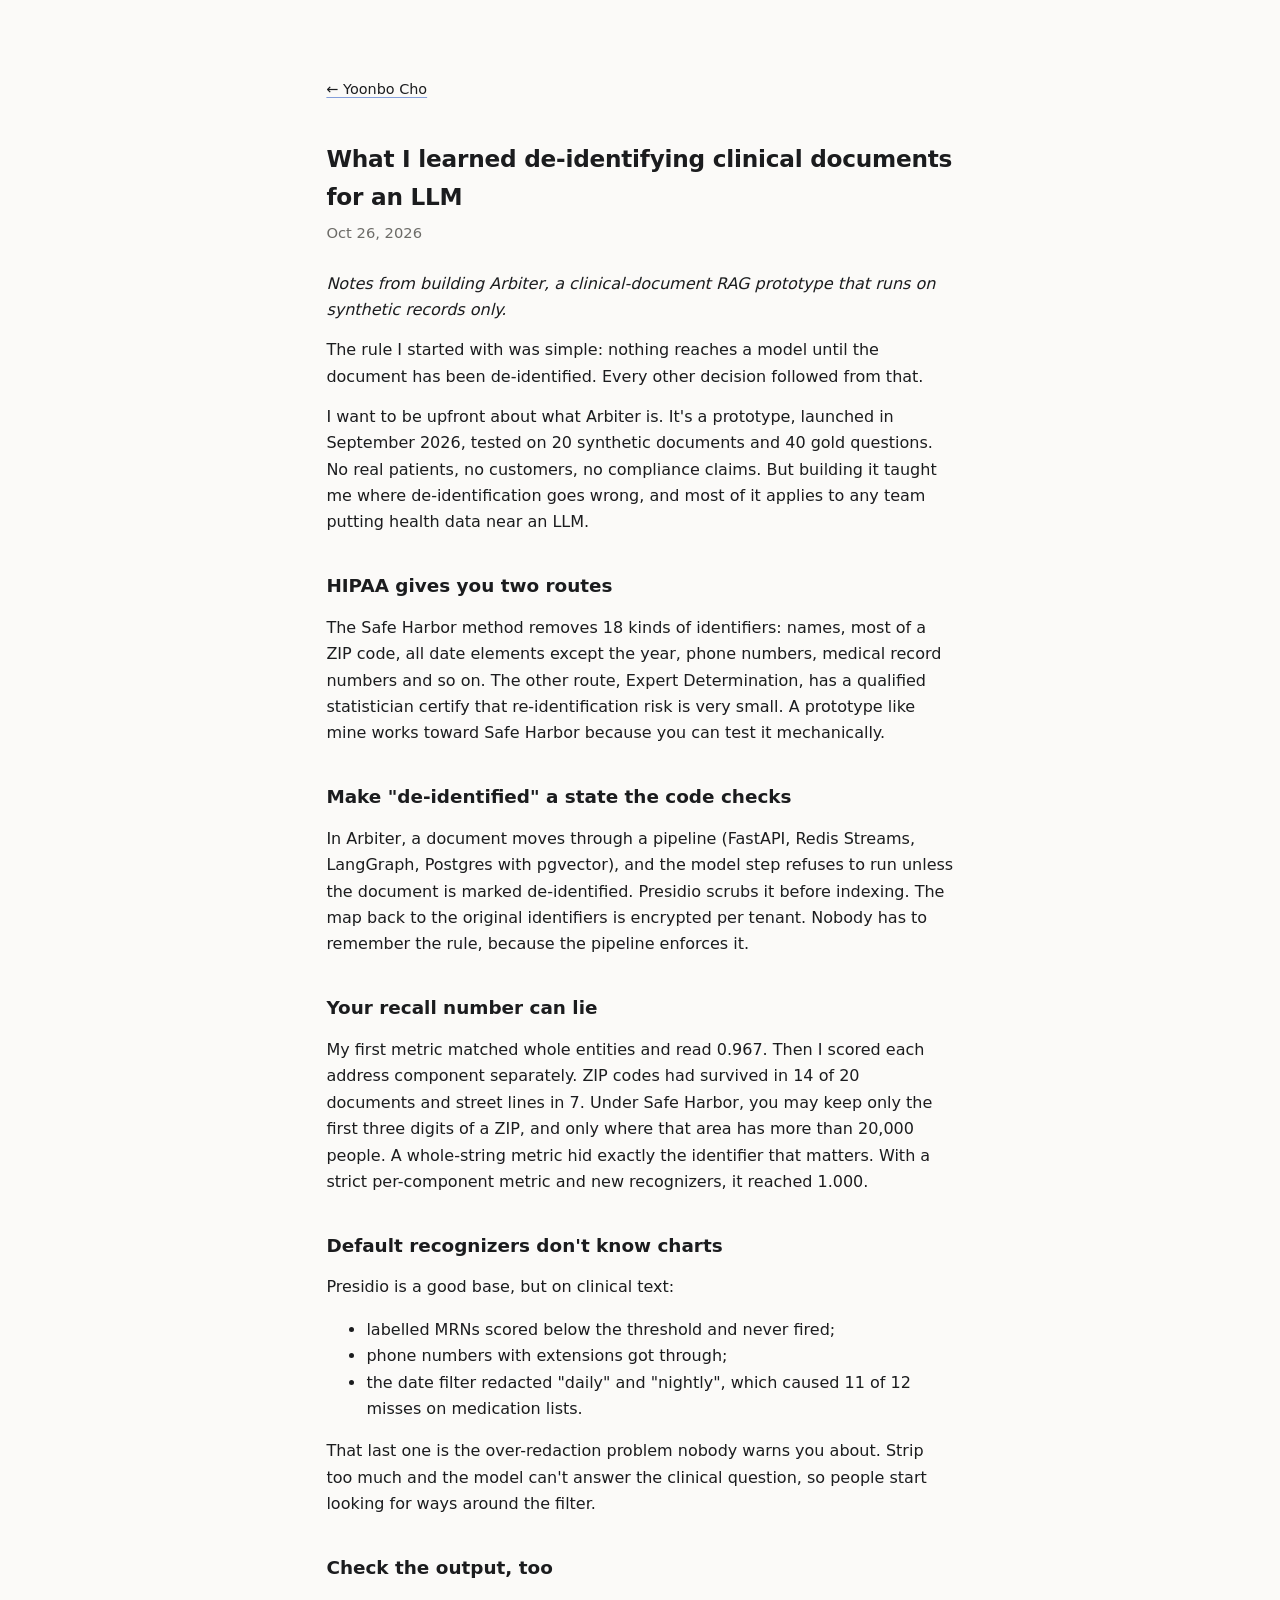
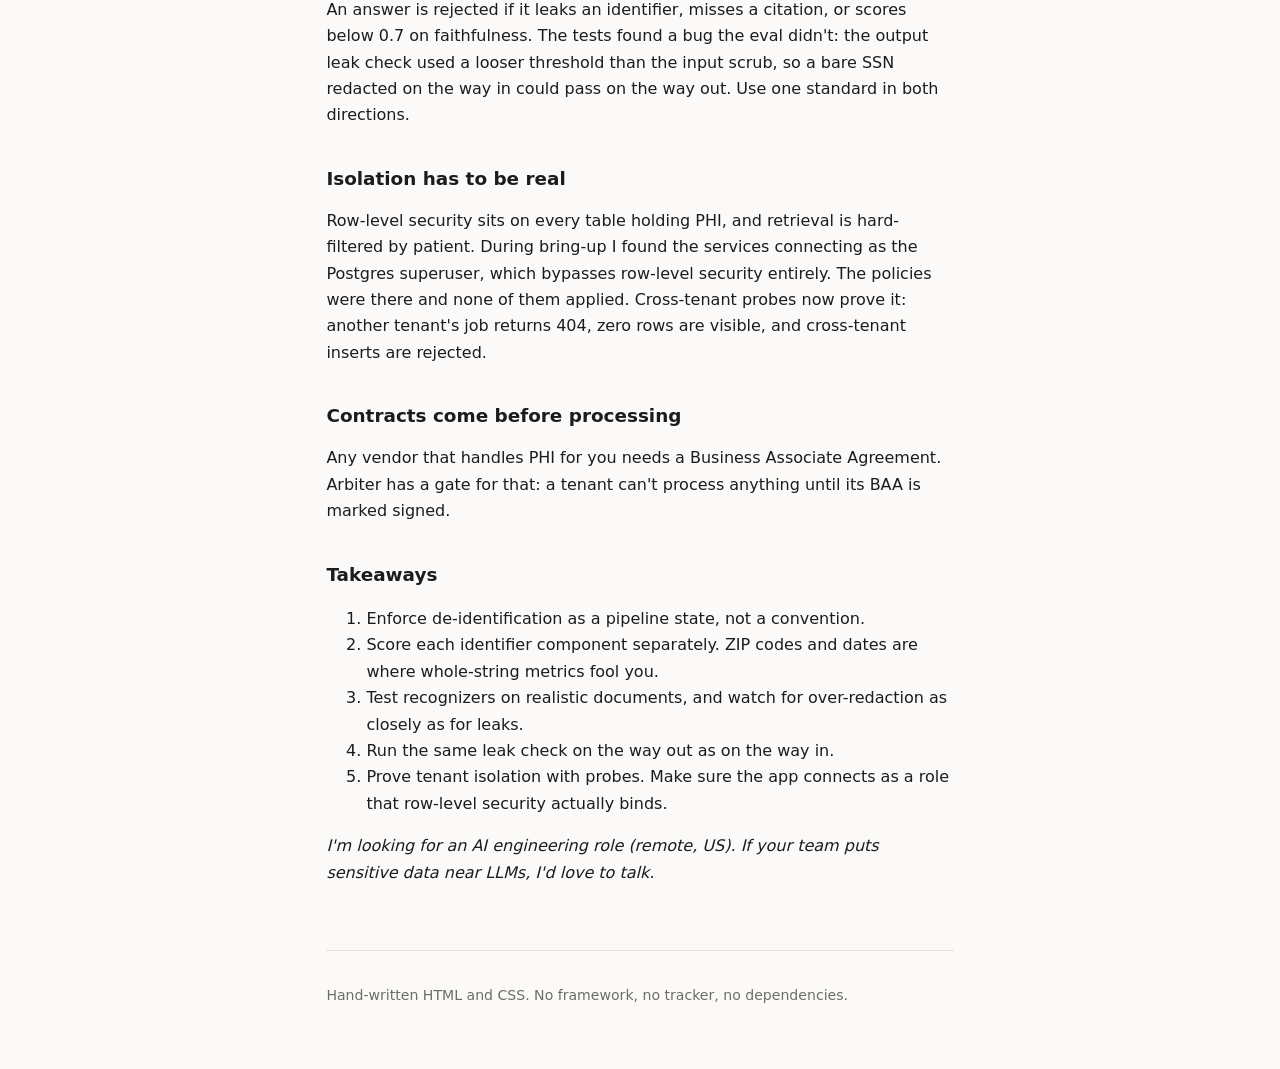
<file: writing/deidentifying-clinical-documents-for-an-llm/index.html>
<!doctype html>
<html lang="en">
<head>
<meta charset="utf-8">
<meta name="viewport" content="width=device-width, initial-scale=1">
<title>What I learned de-identifying clinical documents for an LLM — Yoonbo Cho</title>
<meta name="description" content="Notes from Arbiter, a clinical-document RAG prototype on synthetic records: Safe Harbor, flattering recall metrics, and where Presidio's defaults miss.">
<meta property="og:title" content="What I learned de-identifying clinical documents for an LLM — Yoonbo Cho">
<meta property="og:description" content="Notes from Arbiter, a clinical-document RAG prototype on synthetic records: Safe Harbor, flattering recall metrics, and where Presidio's defaults miss.">
<meta property="og:type" content="article">
<link rel="canonical" href="https://yoonbocho.com/writing/deidentifying-clinical-documents-for-an-llm/">
<meta property="og:url" content="https://yoonbocho.com/writing/deidentifying-clinical-documents-for-an-llm/">
<link rel="alternate" type="application/rss+xml" title="Yoonbo Cho — writing" href="https://yoonbocho.com/rss.xml">
<link rel="icon" href="data:image/svg+xml,<svg xmlns='http://www.w3.org/2000/svg' viewBox='0 0 64 64'><rect width='64' height='64' rx='14' fill='%232255c4'/><text x='32' y='45' font-family='system-ui' font-size='38' font-weight='700' fill='white' text-anchor='middle'>Y</text></svg>">
<link rel="stylesheet" href="/styles.css">
</head>
<body>
<p class="crumb"><a href="/">&larr; Yoonbo Cho</a></p>
<article>
<h1>What I learned de-identifying clinical documents for an LLM</h1>
<p class="post-meta">Oct 26, 2026</p>
<p><em>Notes from building Arbiter, a clinical-document RAG prototype that runs on synthetic records only.</em></p>
<p>The rule I started with was simple: nothing reaches a model until the document has been de-identified. Every other decision followed from that.</p>
<p>I want to be upfront about what Arbiter is. It's a prototype, launched in September 2026, tested on 20 synthetic documents and 40 gold questions. No real patients, no customers, no compliance claims. But building it taught me where de-identification goes wrong, and most of it applies to any team putting health data near an LLM.</p>
<h2>HIPAA gives you two routes</h2>
<p>The Safe Harbor method removes 18 kinds of identifiers: names, most of a ZIP code, all date elements except the year, phone numbers, medical record numbers and so on. The other route, Expert Determination, has a qualified statistician certify that re-identification risk is very small. A prototype like mine works toward Safe Harbor because you can test it mechanically.</p>
<h2>Make "de-identified" a state the code checks</h2>
<p>In Arbiter, a document moves through a pipeline (FastAPI, Redis Streams, LangGraph, Postgres with pgvector), and the model step refuses to run unless the document is marked de-identified. Presidio scrubs it before indexing. The map back to the original identifiers is encrypted per tenant. Nobody has to remember the rule, because the pipeline enforces it.</p>
<h2>Your recall number can lie</h2>
<p>My first metric matched whole entities and read 0.967. Then I scored each address component separately. ZIP codes had survived in 14 of 20 documents and street lines in 7. Under Safe Harbor, you may keep only the first three digits of a ZIP, and only where that area has more than 20,000 people. A whole-string metric hid exactly the identifier that matters. With a strict per-component metric and new recognizers, it reached 1.000.</p>
<h2>Default recognizers don't know charts</h2>
<p>Presidio is a good base, but on clinical text:</p>
<ul><li>labelled MRNs scored below the threshold and never fired;</li><li>phone numbers with extensions got through;</li><li>the date filter redacted "daily" and "nightly", which caused 11 of 12 misses on medication lists.</li></ul>
<p>That last one is the over-redaction problem nobody warns you about. Strip too much and the model can't answer the clinical question, so people start looking for ways around the filter.</p>
<h2>Check the output, too</h2>
<p>An answer is rejected if it leaks an identifier, misses a citation, or scores below 0.7 on faithfulness. The tests found a bug the eval didn't: the output leak check used a looser threshold than the input scrub, so a bare SSN redacted on the way in could pass on the way out. Use one standard in both directions.</p>
<h2>Isolation has to be real</h2>
<p>Row-level security sits on every table holding PHI, and retrieval is hard-filtered by patient. During bring-up I found the services connecting as the Postgres superuser, which bypasses row-level security entirely. The policies were there and none of them applied. Cross-tenant probes now prove it: another tenant's job returns 404, zero rows are visible, and cross-tenant inserts are rejected.</p>
<h2>Contracts come before processing</h2>
<p>Any vendor that handles PHI for you needs a Business Associate Agreement. Arbiter has a gate for that: a tenant can't process anything until its BAA is marked signed.</p>
<h2>Takeaways</h2>
<ol><li>Enforce de-identification as a pipeline state, not a convention.</li><li>Score each identifier component separately. ZIP codes and dates are where whole-string metrics fool you.</li><li>Test recognizers on realistic documents, and watch for over-redaction as closely as for leaks.</li><li>Run the same leak check on the way out as on the way in.</li><li>Prove tenant isolation with probes. Make sure the app connects as a role that row-level security actually binds.</li></ol>
<p><em>I'm looking for an AI engineering role (remote, US). If your team puts sensitive data near LLMs, I'd love to talk.</em></p>
</article>
<footer>
  <p>Hand-written HTML and CSS. No framework, no tracker, no dependencies.</p>
</footer>
</body>
</html>
</file>
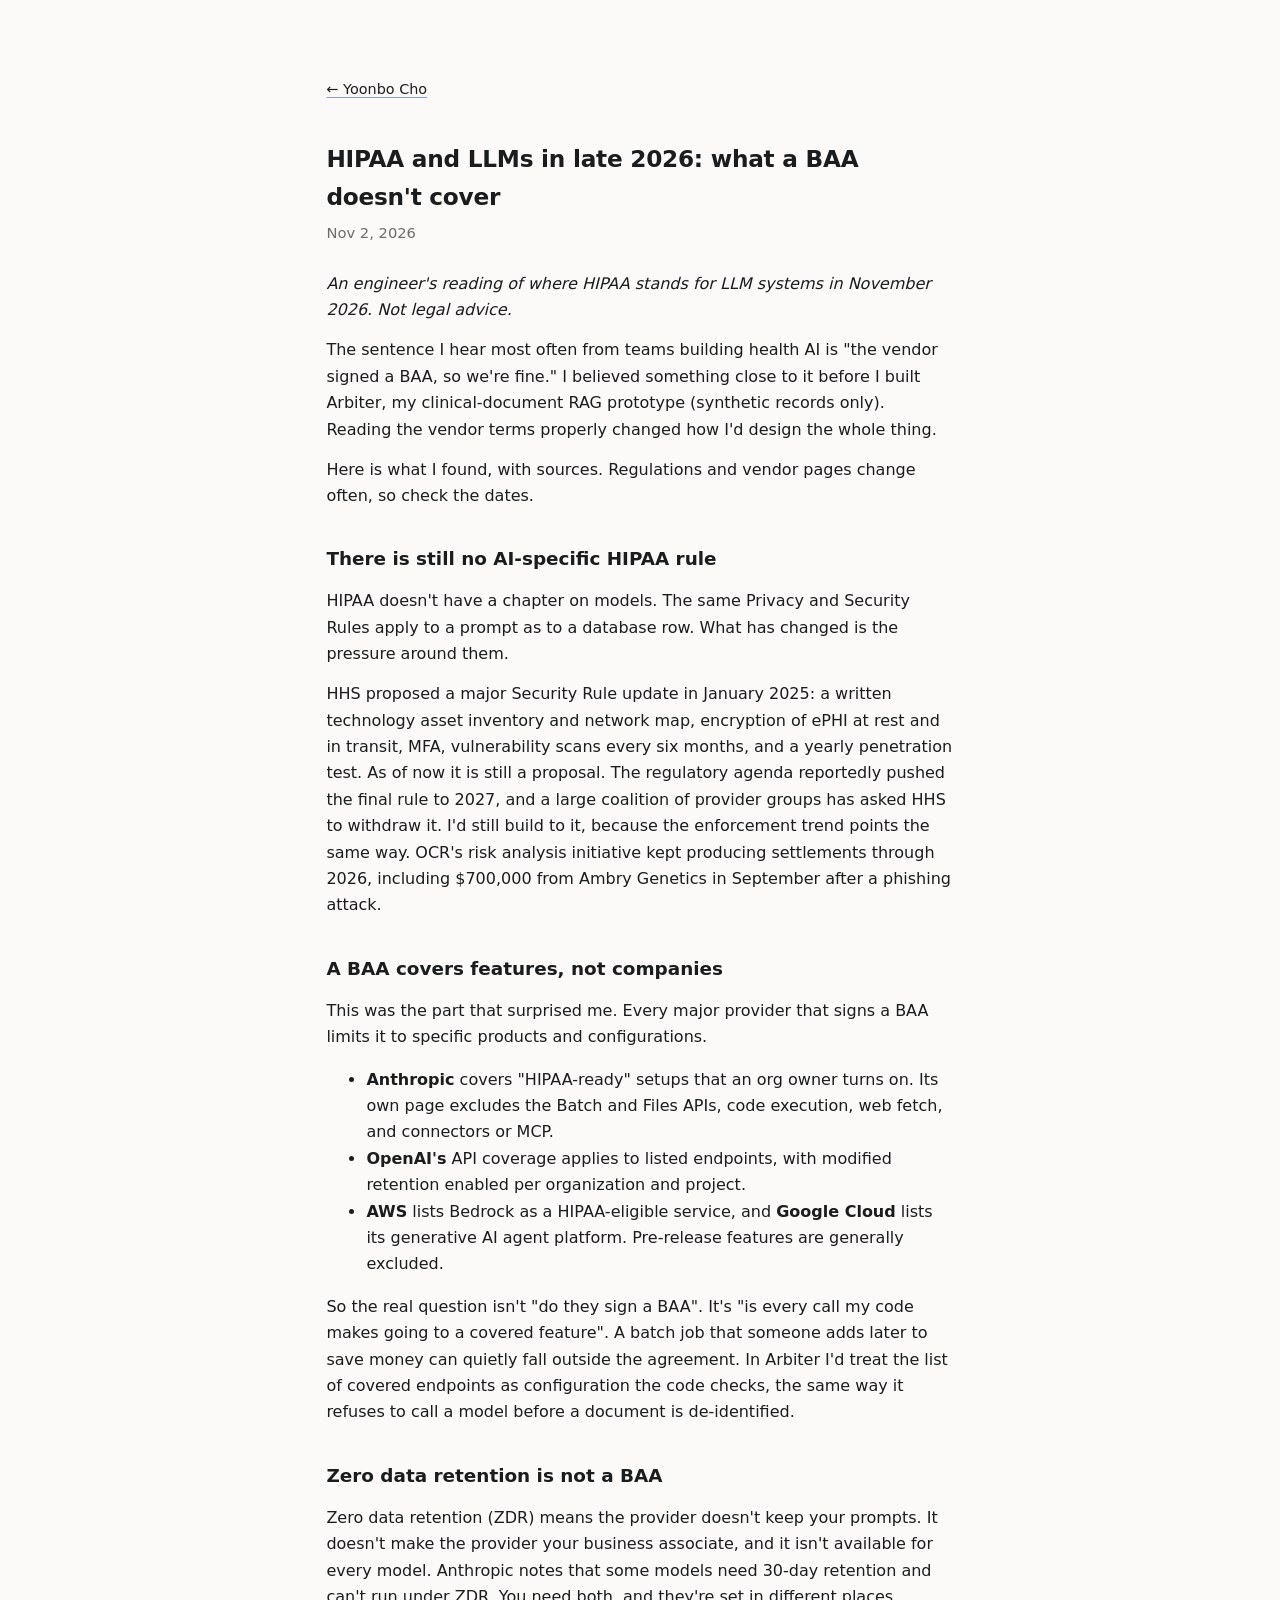
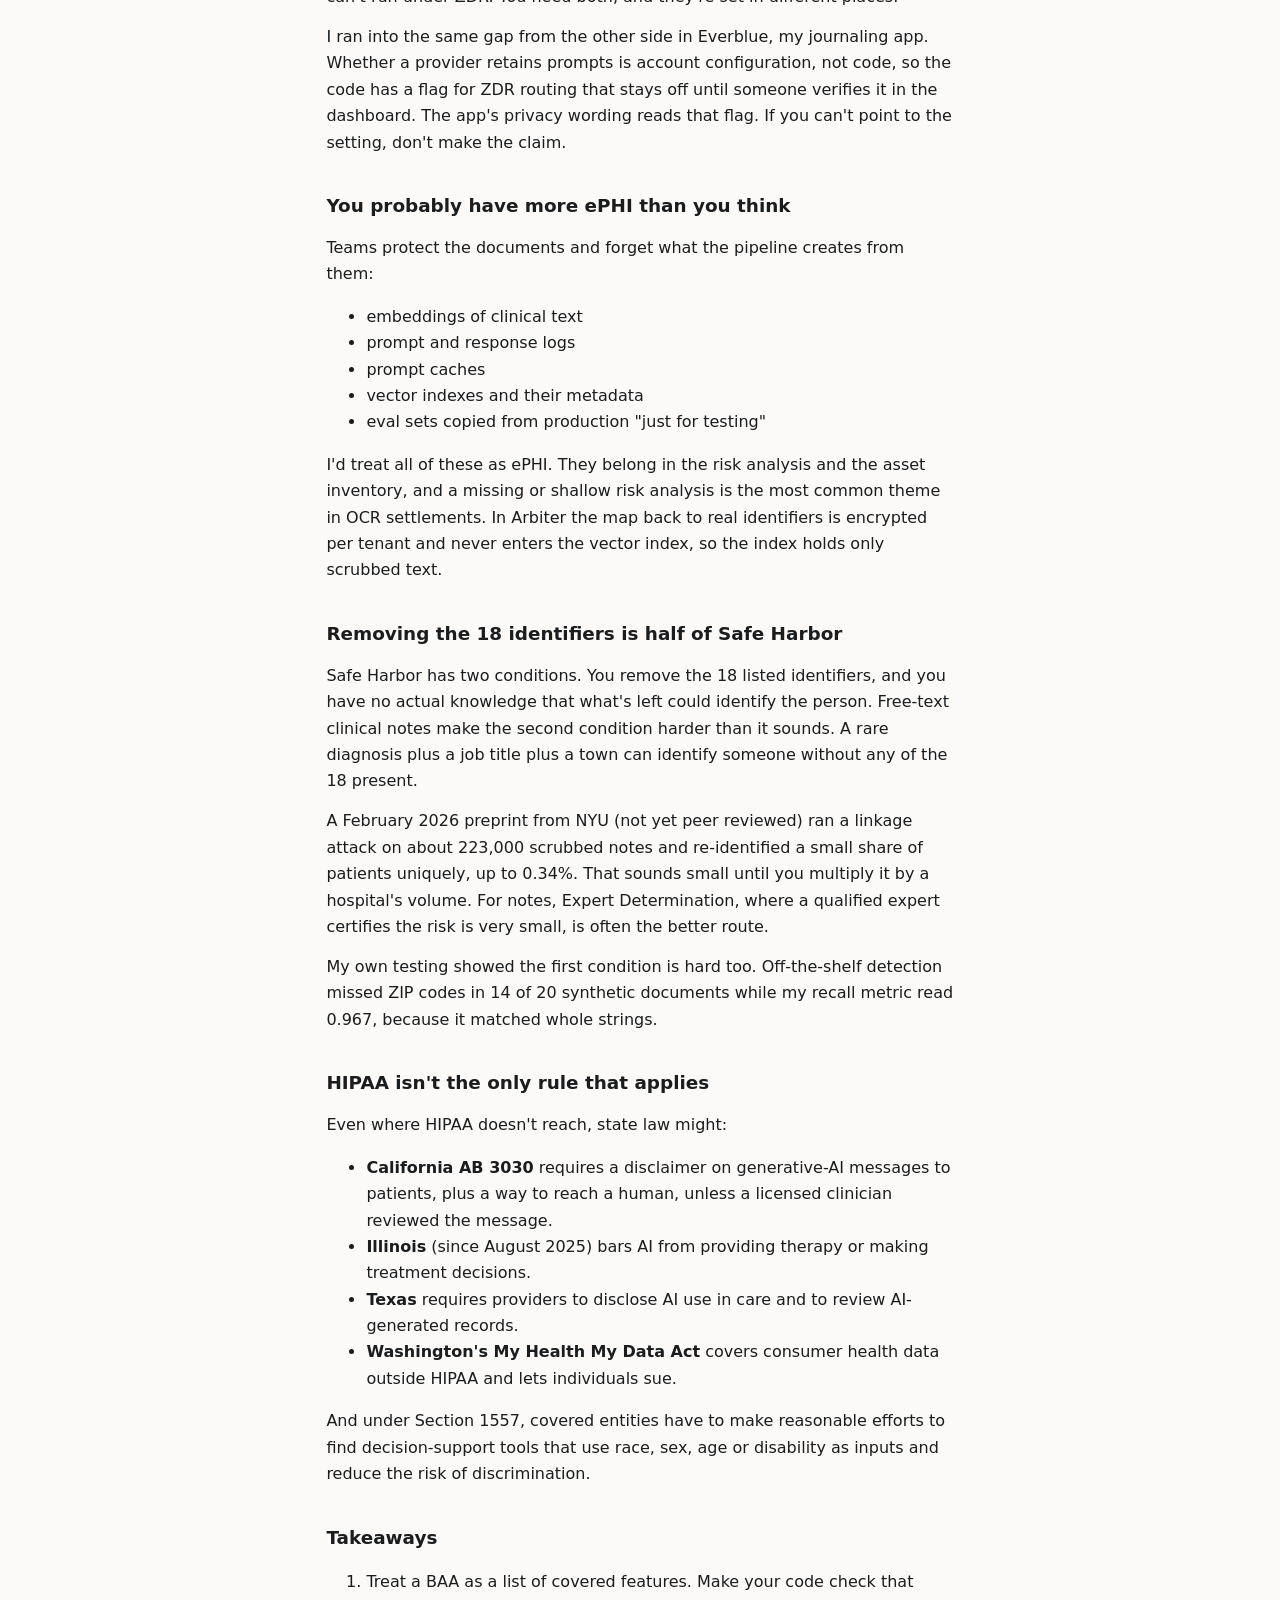
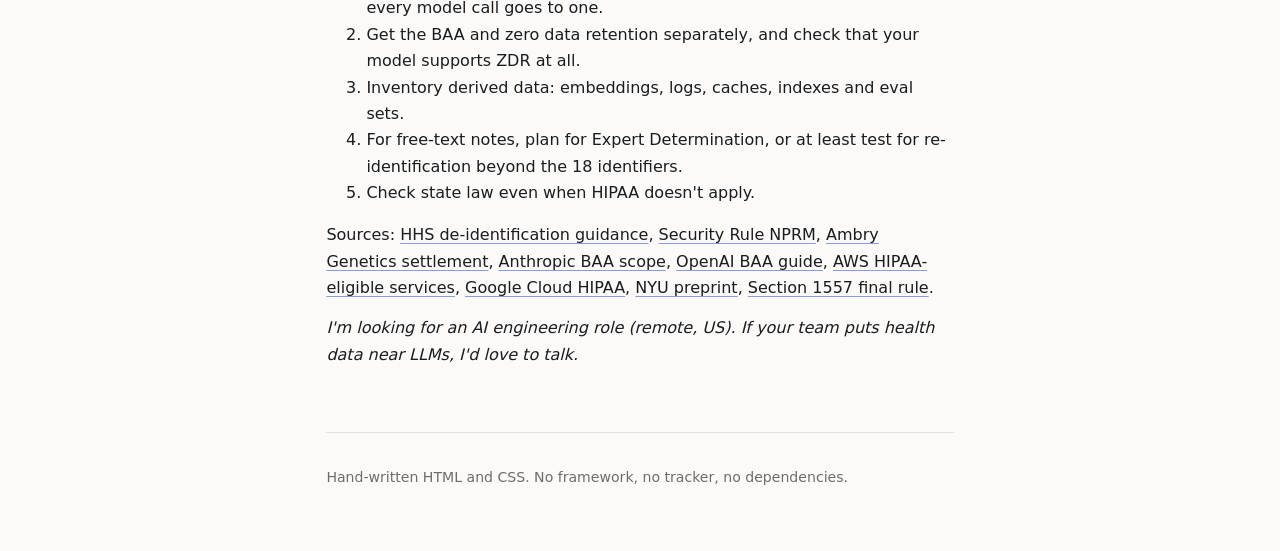
<file: writing/hipaa-and-llms-what-a-baa-does-not-cover/index.html>
<!doctype html>
<html lang="en">
<head>
<meta charset="utf-8">
<meta name="viewport" content="width=device-width, initial-scale=1">
<title>HIPAA and LLMs in late 2026: what a BAA doesn't cover — Yoonbo Cho</title>
<meta name="description" content="Notes for engineers putting health data near a model: BAA scope, zero data retention, ePHI you forget you have, and the state laws that apply anyway.">
<meta property="og:title" content="HIPAA and LLMs in late 2026: what a BAA doesn't cover — Yoonbo Cho">
<meta property="og:description" content="Notes for engineers putting health data near a model: BAA scope, zero data retention, ePHI you forget you have, and the state laws that apply anyway.">
<meta property="og:type" content="article">
<link rel="canonical" href="https://yoonbocho.com/writing/hipaa-and-llms-what-a-baa-does-not-cover/">
<meta property="og:url" content="https://yoonbocho.com/writing/hipaa-and-llms-what-a-baa-does-not-cover/">
<link rel="alternate" type="application/rss+xml" title="Yoonbo Cho — writing" href="https://yoonbocho.com/rss.xml">
<link rel="icon" href="data:image/svg+xml,<svg xmlns='http://www.w3.org/2000/svg' viewBox='0 0 64 64'><rect width='64' height='64' rx='14' fill='%232255c4'/><text x='32' y='45' font-family='system-ui' font-size='38' font-weight='700' fill='white' text-anchor='middle'>Y</text></svg>">
<link rel="stylesheet" href="/styles.css">
</head>
<body>
<p class="crumb"><a href="/">&larr; Yoonbo Cho</a></p>
<article>
<h1>HIPAA and LLMs in late 2026: what a BAA doesn't cover</h1>
<p class="post-meta">Nov 2, 2026</p>
<p><em>An engineer's reading of where HIPAA stands for LLM systems in November 2026. Not legal advice.</em></p>
<p>The sentence I hear most often from teams building health AI is "the vendor signed a BAA, so we're fine." I believed something close to it before I built Arbiter, my clinical-document RAG prototype (synthetic records only). Reading the vendor terms properly changed how I'd design the whole thing.</p>
<p>Here is what I found, with sources. Regulations and vendor pages change often, so check the dates.</p>
<h2>There is still no AI-specific HIPAA rule</h2>
<p>HIPAA doesn't have a chapter on models. The same Privacy and Security Rules apply to a prompt as to a database row. What has changed is the pressure around them.</p>
<p>HHS proposed a major Security Rule update in January 2025: a written technology asset inventory and network map, encryption of ePHI at rest and in transit, MFA, vulnerability scans every six months, and a yearly penetration test. As of now it is still a proposal. The regulatory agenda reportedly pushed the final rule to 2027, and a large coalition of provider groups has asked HHS to withdraw it. I'd still build to it, because the enforcement trend points the same way. OCR's risk analysis initiative kept producing settlements through 2026, including $700,000 from Ambry Genetics in September after a phishing attack.</p>
<h2>A BAA covers features, not companies</h2>
<p>This was the part that surprised me. Every major provider that signs a BAA limits it to specific products and configurations.</p>
<ul><li><strong>Anthropic</strong> covers "HIPAA-ready" setups that an org owner turns on. Its own page excludes the Batch and Files APIs, code execution, web fetch, and connectors or MCP.</li><li><strong>OpenAI's</strong> API coverage applies to listed endpoints, with modified retention enabled per organization and project.</li><li><strong>AWS</strong> lists Bedrock as a HIPAA-eligible service, and <strong>Google Cloud</strong> lists its generative AI agent platform. Pre-release features are generally excluded.</li></ul>
<p>So the real question isn't "do they sign a BAA". It's "is every call my code makes going to a covered feature". A batch job that someone adds later to save money can quietly fall outside the agreement. In Arbiter I'd treat the list of covered endpoints as configuration the code checks, the same way it refuses to call a model before a document is de-identified.</p>
<h2>Zero data retention is not a BAA</h2>
<p>Zero data retention (ZDR) means the provider doesn't keep your prompts. It doesn't make the provider your business associate, and it isn't available for every model. Anthropic notes that some models need 30-day retention and can't run under ZDR. You need both, and they're set in different places.</p>
<p>I ran into the same gap from the other side in Everblue, my journaling app. Whether a provider retains prompts is account configuration, not code, so the code has a flag for ZDR routing that stays off until someone verifies it in the dashboard. The app's privacy wording reads that flag. If you can't point to the setting, don't make the claim.</p>
<h2>You probably have more ePHI than you think</h2>
<p>Teams protect the documents and forget what the pipeline creates from them:</p>
<ul><li>embeddings of clinical text</li><li>prompt and response logs</li><li>prompt caches</li><li>vector indexes and their metadata</li><li>eval sets copied from production "just for testing"</li></ul>
<p>I'd treat all of these as ePHI. They belong in the risk analysis and the asset inventory, and a missing or shallow risk analysis is the most common theme in OCR settlements. In Arbiter the map back to real identifiers is encrypted per tenant and never enters the vector index, so the index holds only scrubbed text.</p>
<h2>Removing the 18 identifiers is half of Safe Harbor</h2>
<p>Safe Harbor has two conditions. You remove the 18 listed identifiers, and you have no actual knowledge that what's left could identify the person. Free-text clinical notes make the second condition harder than it sounds. A rare diagnosis plus a job title plus a town can identify someone without any of the 18 present.</p>
<p>A February 2026 preprint from NYU (not yet peer reviewed) ran a linkage attack on about 223,000 scrubbed notes and re-identified a small share of patients uniquely, up to 0.34%. That sounds small until you multiply it by a hospital's volume. For notes, Expert Determination, where a qualified expert certifies the risk is very small, is often the better route.</p>
<p>My own testing showed the first condition is hard too. Off-the-shelf detection missed ZIP codes in 14 of 20 synthetic documents while my recall metric read 0.967, because it matched whole strings.</p>
<h2>HIPAA isn't the only rule that applies</h2>
<p>Even where HIPAA doesn't reach, state law might:</p>
<ul><li><strong>California AB 3030</strong> requires a disclaimer on generative-AI messages to patients, plus a way to reach a human, unless a licensed clinician reviewed the message.</li><li><strong>Illinois</strong> (since August 2025) bars AI from providing therapy or making treatment decisions.</li><li><strong>Texas</strong> requires providers to disclose AI use in care and to review AI-generated records.</li><li><strong>Washington's My Health My Data Act</strong> covers consumer health data outside HIPAA and lets individuals sue.</li></ul>
<p>And under Section 1557, covered entities have to make reasonable efforts to find decision-support tools that use race, sex, age or disability as inputs and reduce the risk of discrimination.</p>
<h2>Takeaways</h2>
<ol><li>Treat a BAA as a list of covered features. Make your code check that every model call goes to one.</li><li>Get the BAA and zero data retention separately, and check that your model supports ZDR at all.</li><li>Inventory derived data: embeddings, logs, caches, indexes and eval sets.</li><li>For free-text notes, plan for Expert Determination, or at least test for re-identification beyond the 18 identifiers.</li><li>Check state law even when HIPAA doesn't apply.</li></ol>
<p>Sources: <a href="https://www.hhs.gov/hipaa/for-professionals/special-topics/de-identification/index.html">HHS de-identification guidance</a>, <a href="https://www.federalregister.gov/documents/2025/01/06/2024-30983/hipaa-security-rule-to-strengthen-the-cybersecurity-of-electronic-protected-health-information">Security Rule NPRM</a>, <a href="https://www.hhs.gov/press-room/hhs-office-civil-rights-settles-hipaa-investigation-ambry-genetics-phishing-attack-affecting-225000-individuals.html">Ambry Genetics settlement</a>, <a href="https://privacy.claude.com/en/articles/8114513-will-anthropic-sign-a-business-associate-agreement-baa-and-if-so-for-which-products">Anthropic BAA scope</a>, <a href="https://cdn.openai.com/osa/baa-hipaa-guide.pdf">OpenAI BAA guide</a>, <a href="https://aws.amazon.com/compliance/hipaa-eligible-services-reference/">AWS HIPAA-eligible services</a>, <a href="https://docs.cloud.google.com/docs/security/compliance/hipaa">Google Cloud HIPAA</a>, <a href="https://arxiv.org/pdf/2602.08997v1">NYU preprint</a>, <a href="https://www.govinfo.gov/content/pkg/FR-2024-05-06/html/2024-08711.htm">Section 1557 final rule</a>.</p>
<p><em>I'm looking for an AI engineering role (remote, US). If your team puts health data near LLMs, I'd love to talk.</em></p>
</article>
<footer>
  <p>Hand-written HTML and CSS. No framework, no tracker, no dependencies.</p>
</footer>
</body>
</html>
</file>
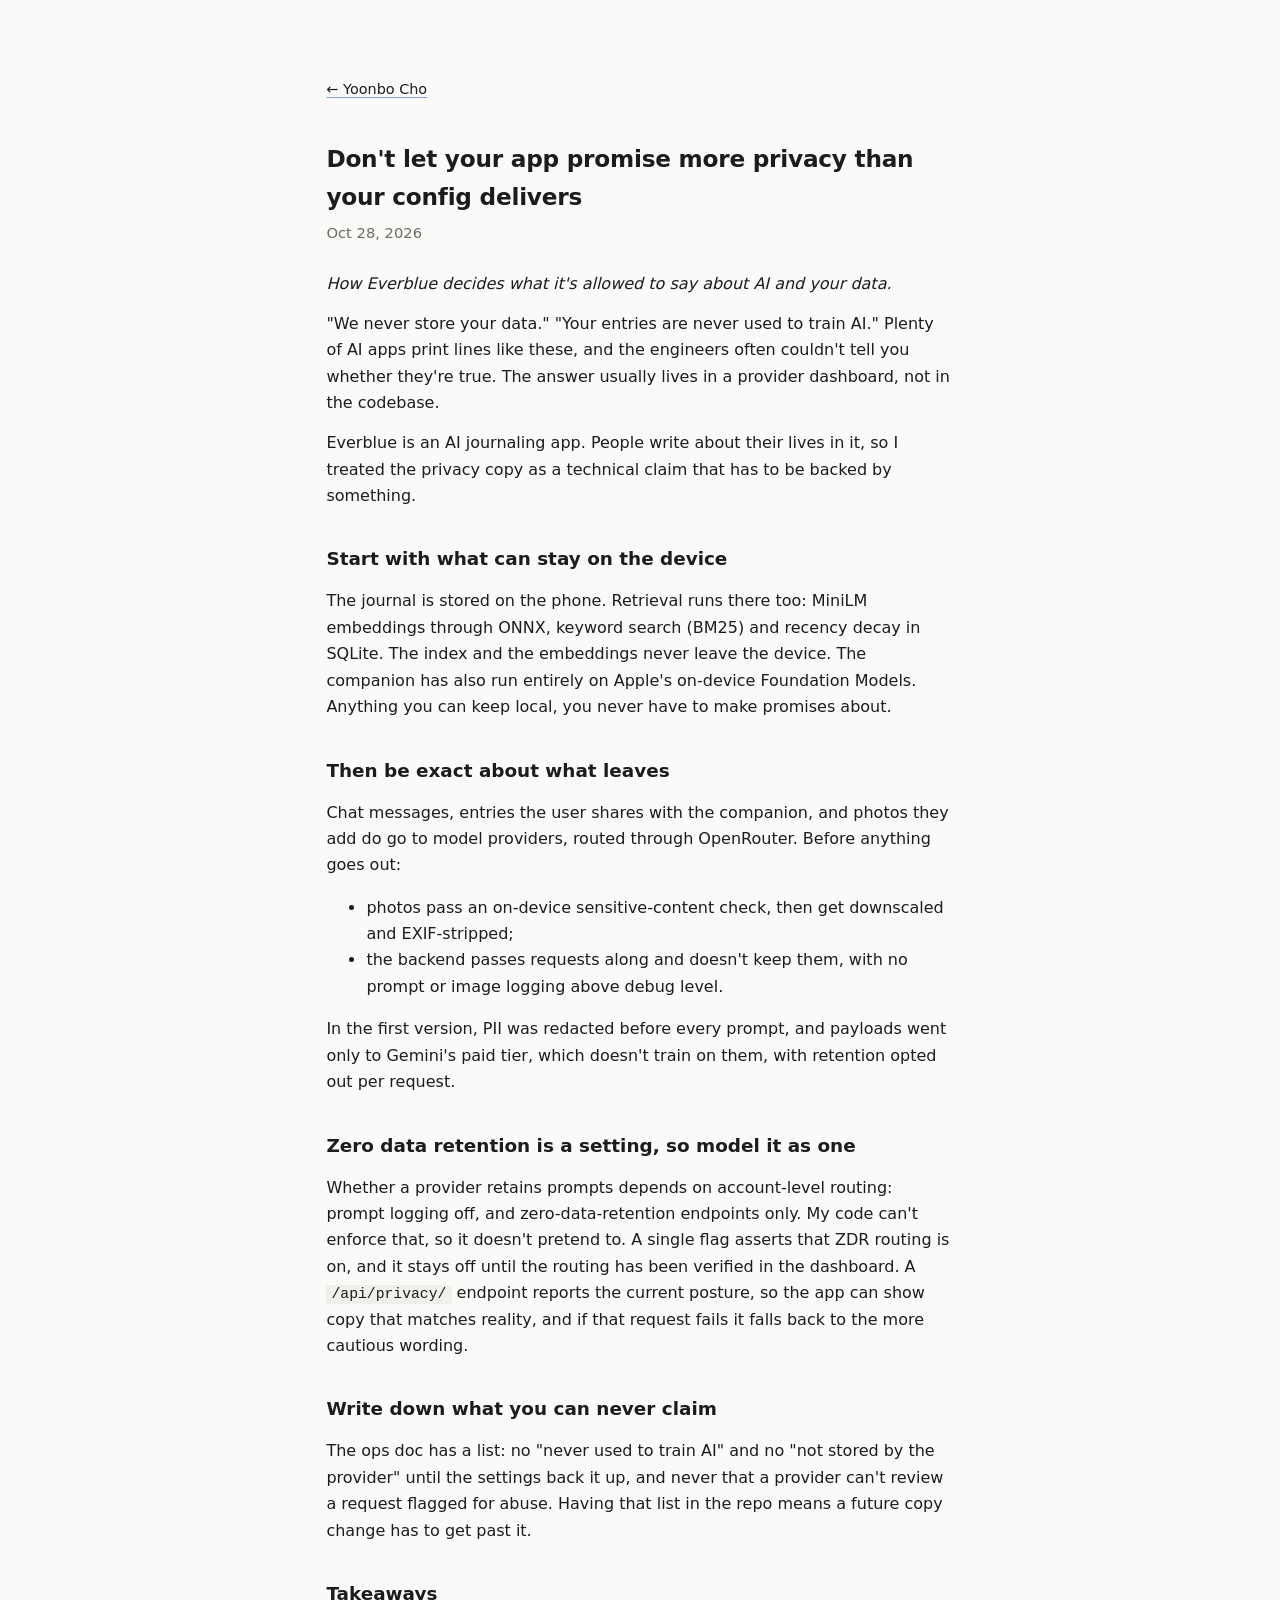
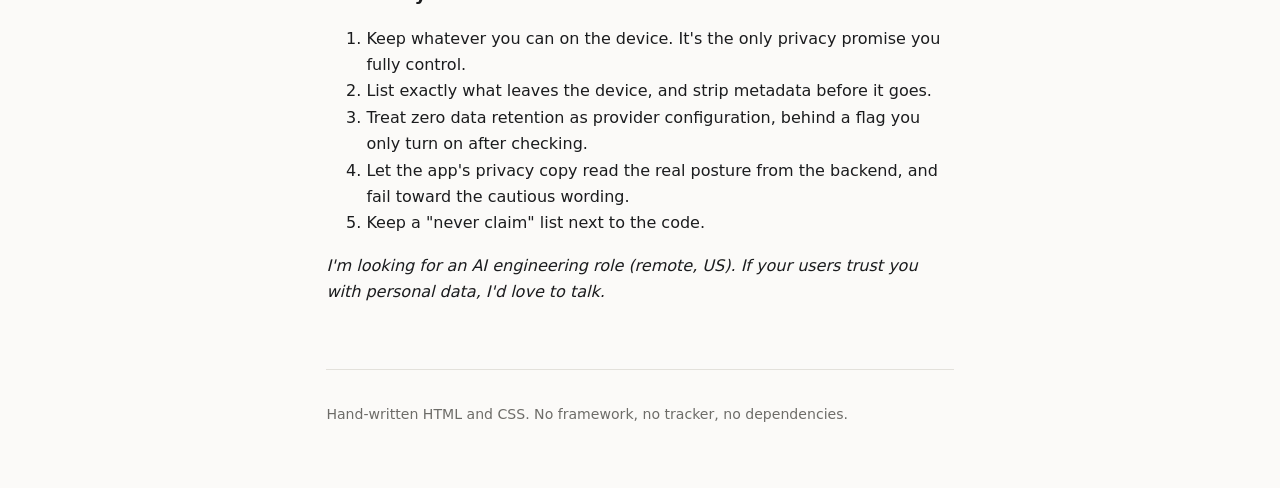
<file: writing/privacy-copy-should-match-your-config/index.html>
<!doctype html>
<html lang="en">
<head>
<meta charset="utf-8">
<meta name="viewport" content="width=device-width, initial-scale=1">
<title>Don't let your app promise more privacy than your config delivers — Yoonbo Cho</title>
<meta name="description" content="How Everblue decides what it may say about AI and your data: on-device first, zero data retention as a flag, and a never-claim list.">
<meta property="og:title" content="Don't let your app promise more privacy than your config delivers — Yoonbo Cho">
<meta property="og:description" content="How Everblue decides what it may say about AI and your data: on-device first, zero data retention as a flag, and a never-claim list.">
<meta property="og:type" content="article">
<link rel="canonical" href="https://yoonbocho.com/writing/privacy-copy-should-match-your-config/">
<meta property="og:url" content="https://yoonbocho.com/writing/privacy-copy-should-match-your-config/">
<link rel="alternate" type="application/rss+xml" title="Yoonbo Cho — writing" href="https://yoonbocho.com/rss.xml">
<link rel="icon" href="data:image/svg+xml,<svg xmlns='http://www.w3.org/2000/svg' viewBox='0 0 64 64'><rect width='64' height='64' rx='14' fill='%232255c4'/><text x='32' y='45' font-family='system-ui' font-size='38' font-weight='700' fill='white' text-anchor='middle'>Y</text></svg>">
<link rel="stylesheet" href="/styles.css">
</head>
<body>
<p class="crumb"><a href="/">&larr; Yoonbo Cho</a></p>
<article>
<h1>Don't let your app promise more privacy than your config delivers</h1>
<p class="post-meta">Oct 28, 2026</p>
<p><em>How Everblue decides what it's allowed to say about AI and your data.</em></p>
<p>"We never store your data." "Your entries are never used to train AI." Plenty of AI apps print lines like these, and the engineers often couldn't tell you whether they're true. The answer usually lives in a provider dashboard, not in the codebase.</p>
<p>Everblue is an AI journaling app. People write about their lives in it, so I treated the privacy copy as a technical claim that has to be backed by something.</p>
<h2>Start with what can stay on the device</h2>
<p>The journal is stored on the phone. Retrieval runs there too: MiniLM embeddings through ONNX, keyword search (BM25) and recency decay in SQLite. The index and the embeddings never leave the device. The companion has also run entirely on Apple's on-device Foundation Models. Anything you can keep local, you never have to make promises about.</p>
<h2>Then be exact about what leaves</h2>
<p>Chat messages, entries the user shares with the companion, and photos they add do go to model providers, routed through OpenRouter. Before anything goes out:</p>
<ul><li>photos pass an on-device sensitive-content check, then get downscaled and EXIF-stripped;</li><li>the backend passes requests along and doesn't keep them, with no prompt or image logging above debug level.</li></ul>
<p>In the first version, PII was redacted before every prompt, and payloads went only to Gemini's paid tier, which doesn't train on them, with retention opted out per request.</p>
<h2>Zero data retention is a setting, so model it as one</h2>
<p>Whether a provider retains prompts depends on account-level routing: prompt logging off, and zero-data-retention endpoints only. My code can't enforce that, so it doesn't pretend to. A single flag asserts that ZDR routing is on, and it stays off until the routing has been verified in the dashboard. A <code>/api/privacy/</code> endpoint reports the current posture, so the app can show copy that matches reality, and if that request fails it falls back to the more cautious wording.</p>
<h2>Write down what you can never claim</h2>
<p>The ops doc has a list: no "never used to train AI" and no "not stored by the provider" until the settings back it up, and never that a provider can't review a request flagged for abuse. Having that list in the repo means a future copy change has to get past it.</p>
<h2>Takeaways</h2>
<ol><li>Keep whatever you can on the device. It's the only privacy promise you fully control.</li><li>List exactly what leaves the device, and strip metadata before it goes.</li><li>Treat zero data retention as provider configuration, behind a flag you only turn on after checking.</li><li>Let the app's privacy copy read the real posture from the backend, and fail toward the cautious wording.</li><li>Keep a "never claim" list next to the code.</li></ol>
<p><em>I'm looking for an AI engineering role (remote, US). If your users trust you with personal data, I'd love to talk.</em></p>
</article>
<footer>
  <p>Hand-written HTML and CSS. No framework, no tracker, no dependencies.</p>
</footer>
</body>
</html>
</file>
<file: styles.css>
/* Hand-written, no framework. Single column, text first, both color schemes. */

:root {
  --bg: #fbfaf8;
  --text: #1b1c1e;
  --muted: #6d6c68;
  --hairline: #e3e1db;
  --accent: #2255c4;
  --accent-soft: #dce6fa;
  --open: #2e8f5b;
  --code-bg: #f1efe9;
}
@media (prefers-color-scheme: dark) {
  :root {
    --bg: #111214;
    --text: #e7e5df;
    --muted: #98968f;
    --hairline: #2a2b2e;
    --accent: #92b2f2;
    --accent-soft: #1d2a45;
    --open: #57bd85;
    --code-bg: #1b1c20;
  }
}

* { box-sizing: border-box; }
html { color-scheme: light dark; }
body {
  margin: 0 auto;
  padding: 4rem 1.4rem 3rem;
  max-width: 42rem;
  background: var(--bg);
  color: var(--text);
  font: 16px/1.65 system-ui, -apple-system, "Segoe UI", sans-serif;
  -webkit-font-smoothing: antialiased;
}

h1 { font-size: 1.5rem; margin: 0 0 0.4rem; letter-spacing: -0.01em; }
.intro { margin: 0 0 1.4rem; font-size: 1.06rem; }

.status {
  display: flex;
  gap: 0.6rem;
  align-items: baseline;
  margin: 0;
  padding: 0.7rem 0.95rem;
  border: 1px solid var(--hairline);
  border-radius: 8px;
  font-size: 0.95rem;
}
.dot {
  flex: none;
  width: 0.5rem;
  height: 0.5rem;
  border-radius: 50%;
  background: var(--open);
  align-self: center;
}
.links { margin: 0.9rem 0 0; font-size: 0.95rem; }

section { margin-top: 3rem; }
h2 {
  font-size: 0.8rem;
  font-weight: 600;
  letter-spacing: 0.14em;
  text-transform: uppercase;
  color: var(--muted);
  margin: 0 0 0.8rem;
}
p { margin: 0.85rem 0; }
.meta { color: var(--muted); font-size: 0.9rem; margin-top: -0.45rem; }

a {
  color: inherit;
  text-decoration: underline;
  text-decoration-thickness: 1px;
  text-underline-offset: 3px;
  text-decoration-color: color-mix(in srgb, var(--accent) 55%, transparent);
}
a:hover { color: var(--accent); text-decoration-color: var(--accent); }
:focus-visible { outline: 2px solid var(--accent); outline-offset: 3px; border-radius: 2px; }
::selection { background: var(--accent-soft); }

.earlier { margin: 0; }
.earlier dt { font-weight: 600; margin-top: 1.1rem; }
.earlier .when { color: var(--muted); font-weight: 400; font-size: 0.9rem; margin-left: 0.4rem; }
.earlier dd { margin: 0.15rem 0 0; }

/* Writing list (homepage + /writing/) */
.posts { list-style: none; padding: 0; margin: 0; }
.posts li { margin: 1.15rem 0; }
.posts .post-meta { color: var(--muted); font-size: 0.88rem; margin-left: 0.6rem; }
.posts p { margin: 0.2rem 0 0; color: var(--muted); }

/* Article pages */
.crumb { display: inline-block; margin-bottom: 2.2rem; font-size: 0.9rem; }
article h1 { font-size: 1.45rem; margin: 0.2rem 0 0.3rem; }
article .post-meta { color: var(--muted); font-size: 0.92rem; margin: 0 0 1.6rem; }
article h2 {
  font-size: 1.15rem;
  font-weight: 650;
  letter-spacing: 0;
  text-transform: none;
  color: var(--text);
  margin: 2.2rem 0 0.6rem;
}
article h3 { font-size: 1rem; margin: 1.8rem 0 0.4rem; }

pre {
  background: var(--code-bg);
  padding: 0.9rem 1rem;
  border-radius: 8px;
  overflow-x: auto;
  font-size: 0.88rem;
  line-height: 1.55;
}
code {
  font-family: ui-monospace, SFMono-Regular, Menlo, monospace;
  font-size: 0.92em;
  background: var(--code-bg);
  padding: 0.1em 0.35em;
  border-radius: 4px;
}
pre code { background: none; padding: 0; font-size: 1em; }
blockquote {
  margin: 1rem 0;
  padding-left: 1rem;
  border-left: 3px solid var(--hairline);
  color: var(--muted);
}
hr { border: 0; border-top: 1px solid var(--hairline); margin: 2.4rem 0; }

footer {
  margin-top: 4rem;
  padding-top: 1.2rem;
  border-top: 1px solid var(--hairline);
  color: var(--muted);
  font-size: 0.88rem;
}

/* Headline numbers under the intro. Wraps to one column on a phone. */
.facts {
  list-style: none;
  padding: 0;
  margin: 1.6rem 0 0;
  display: grid;
  grid-template-columns: repeat(auto-fit, minmax(11rem, 1fr));
  gap: 0.8rem;
}
.facts li {
  padding: 0.8rem 0.95rem;
  border: 1px solid var(--hairline);
  border-radius: 8px;
}
.facts strong { display: block; font-size: 1.25rem; letter-spacing: -0.01em; color: var(--accent); }
.facts span { display: block; color: var(--muted); font-size: 0.86rem; line-height: 1.45; margin-top: 0.15rem; }
</file>
